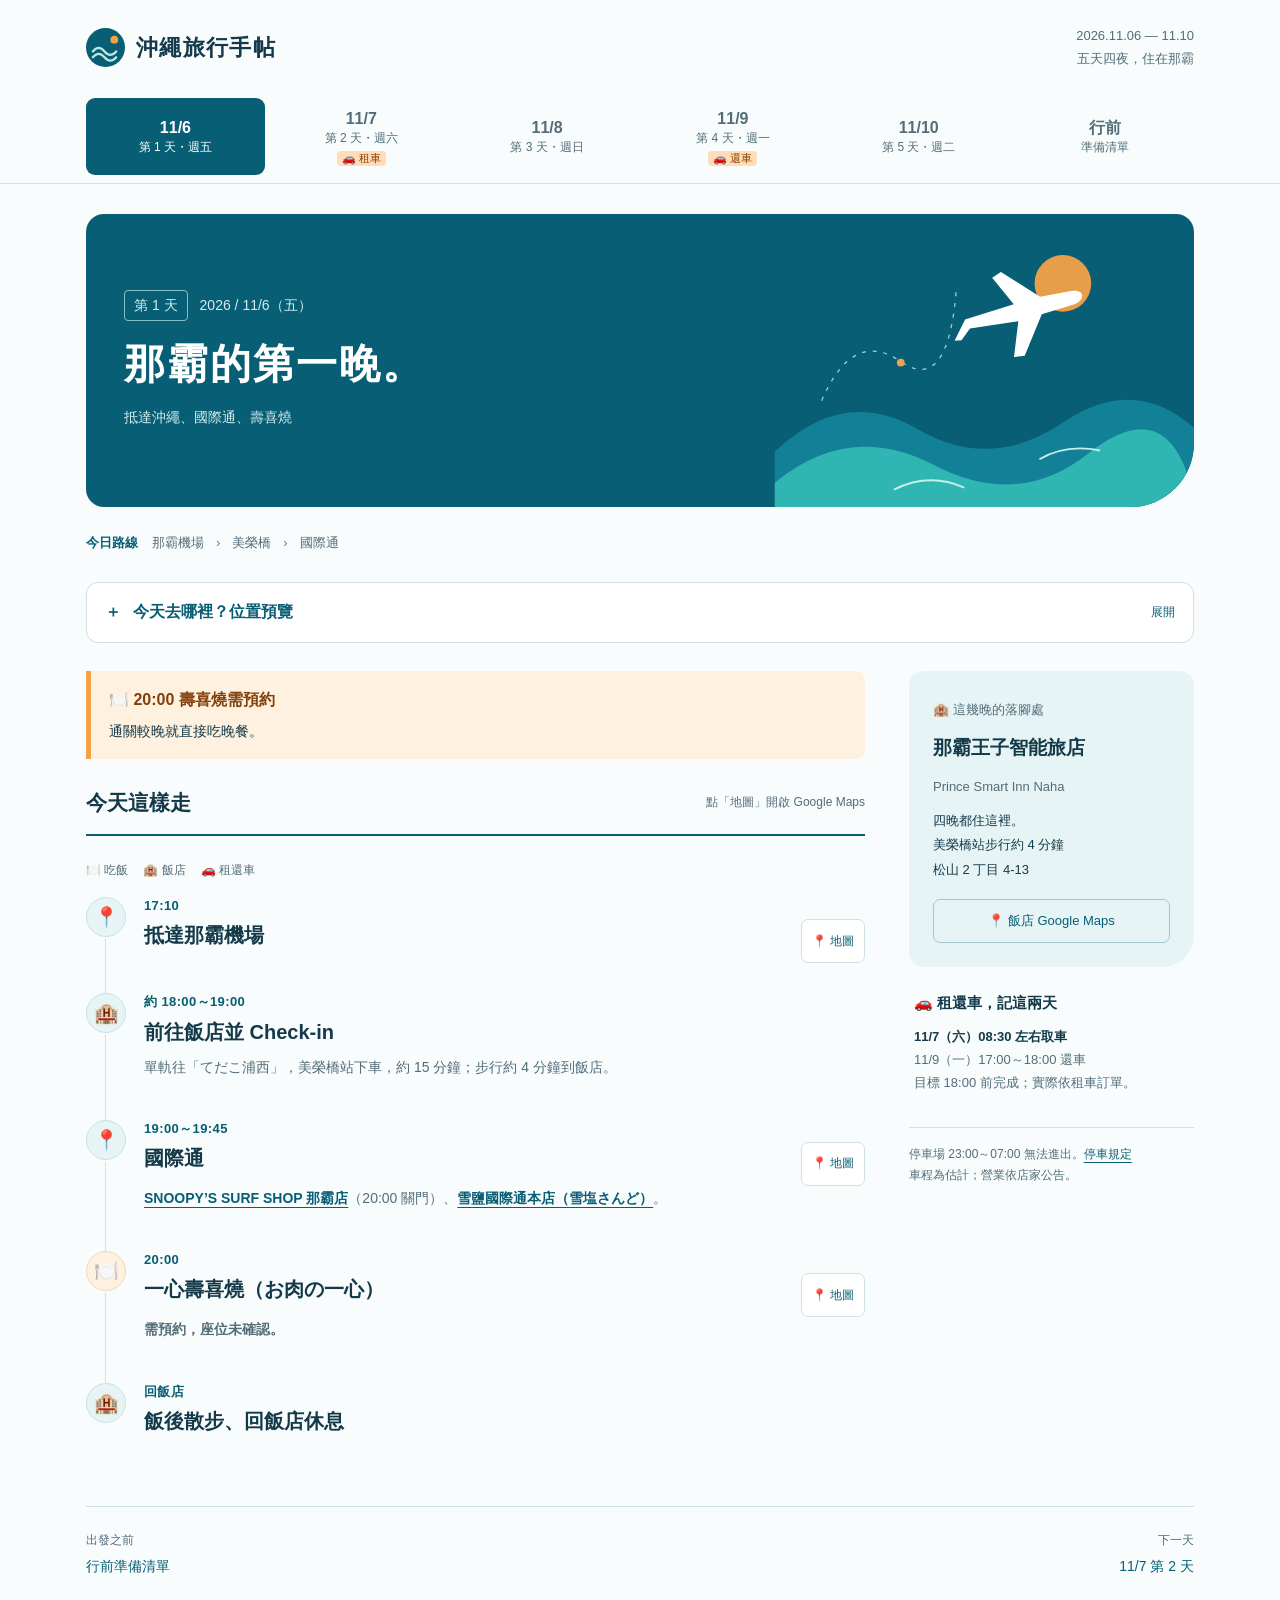
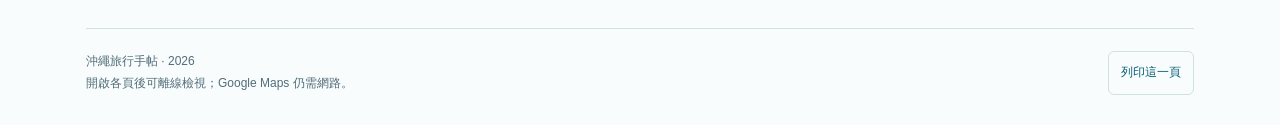
<file: index.html>
<!doctype html>
<html lang="zh-TW"><head><meta charset="utf-8"><meta name="viewport" content="width=device-width,initial-scale=1,viewport-fit=cover"><meta name="theme-color" content="#075e75"><meta name="description" content="2026 年 11 月 6 日至 10 日沖繩五天四夜行程，包含 Google Maps、租還車提醒與行前準備清單。"><title>11/6 第 1 天｜沖繩旅行手帖</title><link rel="icon" href="./icon.svg" type="image/svg+xml"><link rel="apple-touch-icon" href="./icon.svg"><link rel="manifest" href="./manifest.webmanifest"><link rel="stylesheet" href="./style.css?v=6"><script defer src="./app.js"></script></head><body><a class="skip" href="#main">跳到主要內容</a><header class="shell masthead"><a class="brand" href="./index.html"><svg viewBox="0 0 40 40" aria-hidden="true"><circle cx="20" cy="20" r="20" fill="#075e75"/><circle cx="29" cy="12" r="4" fill="#f5a146"/><path d="M7 24q6-7 12 0t12 0M7 30q6-7 12 0t12 0" fill="none" stroke="#bde8e4" stroke-width="2.3" stroke-linecap="round"/></svg><strong>沖繩旅行手帖</strong></a><div class="trip-date"><span>2026.11.06 — 11.10</span><span>五天四夜，住在那霸</span></div></header><div class="day-nav-wrap"><nav class="shell day-nav" aria-label="選擇日期或行前準備"><a href="./index.html" aria-current="page"><span class="num">11/6</span><small>第 1 天・週五</small></a><a href="./day-2.html"><span class="num">11/7</span><small>第 2 天・週六</small><span class="car-dot">🚗 租車</span></a><a href="./day-3.html"><span class="num">11/8</span><small>第 3 天・週日</small></a><a href="./day-4.html"><span class="num">11/9</span><small>第 4 天・週一</small><span class="car-dot">🚗 還車</span></a><a href="./day-5.html"><span class="num">11/10</span><small>第 5 天・週二</small></a><a href="./prepare.html"><span class="num">行前</span><small>準備清單</small></a></nav></div><main id="main" class="shell"><section class="hero"><div class="hero-copy"><div class="hero-date"><b>第 1 天</b><span>2026 / 11/6（五）</span></div><h1>那霸的第一晚。</h1><p>抵達沖繩、國際通、壽喜燒</p></div><svg class="hero-art" viewBox="0 0 350 300" aria-hidden="true"><circle cx="275" cy="67" r="29" fill="#f5a146" opacity=".95"/><path d="M-20 239Q51 172 126 216T276 209T416 221V330H-20" fill="#128197"/><path d="M-20 271Q57 208 143 253T301 241T401 258V330H-20" fill="#30b6b2"/><path d="M28 187q32-74 81-40t57-76" fill="none" stroke="#9bd3d4" stroke-width="1.3" stroke-dasharray="4 7"/><circle cx="109" cy="148" r="4" fill="#f5a146"/><path d="M174 94l52-5-16-31 10-4 34 33 32 1c14 0 14 12 0 14l-34 3-26 38-11-1 12-35-50-3-11 10-7-1z" fill="#fff" transform="rotate(-12 222 95)"/><path d="M102 278q36-18 72-2m77-29q27-16 62-9" stroke="#c5eee8" fill="none" stroke-width="2"/></svg></section><div class="route" aria-label="今日路線"><span class="route-label">今日路線</span><span>那霸機場</span><i aria-hidden="true">›</i><span>美榮橋</span><i aria-hidden="true">›</i><span>國際通</span></div><details class="position-preview"><summary>今天去哪裡？位置預覽<span>展開</span></summary><div class="position-content"><p class="position-caption">上北下南，不按比例；虛線為停靠順序，非實際道路。</p><div class="position-layout"><svg class="position-map" viewBox="0 0 460 410" role="img" aria-label="北朝上的概略方位示意，地點編號對照下方清單"><title>當天地點相對位置</title><rect width="460" height="410" rx="12" fill="#e7f4f5"/><path d="M40 100H420M40 200H420M40 300H420M100 40V370M230 40V370M360 40V370" stroke="#cfe1e5" stroke-dasharray="3 7"/><path d="M425 78V40m-7 10 7-10 7 10" fill="none" stroke="#075e75" stroke-width="2"/><text x="425" y="29" text-anchor="middle" fill="#075e75" font-size="14">北 N</text><text x="295" y="40" text-anchor="middle" class="position-area">那霸市區</text><text x="65" y="370" text-anchor="middle" class="position-area">機場側</text><polyline points="90,290 255,85 365,150 205,190 255,85" fill="none" stroke="#679ca8" stroke-width="2" stroke-dasharray="6 6"/><a href="https://www.google.com/maps/search/?api=1&amp;query=%E9%82%A3%E8%A6%87%E7%A9%BA%E6%B8%AF" target="_blank" rel="noopener noreferrer" aria-label="1 那霸機場，開啟 Google Maps"><title>1 那霸機場</title><circle cx="90" cy="290" r="23" fill="#075e75" stroke="white" stroke-width="3"/><text x="90" y="296" text-anchor="middle" fill="white" font-size="18" font-weight="700">1</text></a><a href="https://www.google.com/maps/search/?api=1&amp;query=Prince%20Smart%20Inn%20Naha" target="_blank" rel="noopener noreferrer" aria-label="2 飯店，開啟 Google Maps"><title>2 飯店</title><circle cx="255" cy="85" r="23" fill="#075e75" stroke="white" stroke-width="3"/><text x="255" y="91" text-anchor="middle" fill="white" font-size="18" font-weight="700">2</text></a><a href="https://www.google.com/maps/search/?api=1&amp;query=%E9%82%A3%E8%A6%87%20%E5%9B%BD%E9%9A%9B%E9%80%9A%E3%82%8A" target="_blank" rel="noopener noreferrer" aria-label="3 國際通，開啟 Google Maps"><title>3 國際通</title><circle cx="365" cy="150" r="23" fill="#075e75" stroke="white" stroke-width="3"/><text x="365" y="156" text-anchor="middle" fill="white" font-size="18" font-weight="700">3</text></a><a href="https://www.google.com/maps/search/?api=1&amp;query=%E3%81%8A%E8%82%89%E3%81%AE%E4%B8%80%E5%BF%83%20%E9%82%A3%E8%A6%87%20%E4%B9%85%E8%8C%82%E5%9C%B01-5-1" target="_blank" rel="noopener noreferrer" aria-label="4 一心壽喜燒，開啟 Google Maps"><title>4 一心壽喜燒</title><circle cx="205" cy="190" r="23" fill="#075e75" stroke="white" stroke-width="3"/><text x="205" y="196" text-anchor="middle" fill="white" font-size="18" font-weight="700">4</text></a></svg><ol class="position-list"><li><a href="https://www.google.com/maps/search/?api=1&amp;query=%E9%82%A3%E8%A6%87%E7%A9%BA%E6%B8%AF" target="_blank" rel="noopener noreferrer"><span aria-hidden="true">1</span>那霸機場<small>開啟地圖</small></a></li><li><a href="https://www.google.com/maps/search/?api=1&amp;query=Prince%20Smart%20Inn%20Naha" target="_blank" rel="noopener noreferrer"><span aria-hidden="true">2</span>飯店<small>開啟地圖</small></a></li><li><a href="https://www.google.com/maps/search/?api=1&amp;query=%E9%82%A3%E8%A6%87%20%E5%9B%BD%E9%9A%9B%E9%80%9A%E3%82%8A" target="_blank" rel="noopener noreferrer"><span aria-hidden="true">3</span>國際通<small>開啟地圖</small></a></li><li><a href="https://www.google.com/maps/search/?api=1&amp;query=%E3%81%8A%E8%82%89%E3%81%AE%E4%B8%80%E5%BF%83%20%E9%82%A3%E8%A6%87%20%E4%B9%85%E8%8C%82%E5%9C%B01-5-1" target="_blank" rel="noopener noreferrer"><span aria-hidden="true">4</span>一心壽喜燒<small>開啟地圖</small></a></li></ol></div><p class="position-footnote">點編號或名稱開啟 Google Maps。</p></div></details><div class="main-grid"><div><div class="notice"><strong>🍽️ 20:00 壽喜燒需預約</strong><p>通關較晚就直接吃晚餐。</p></div><div class="section-heading"><h2>今天這樣走</h2><span>點「地圖」開啟 Google Maps</span></div><div class="legend"><span>🍽️ 吃飯</span><span>🏨 飯店</span><span>🚗 租還車</span></div><ol class="timeline"><li class="stop place"><span class="stop-icon" aria-hidden="true">📍</span><div class="stop-time">17:10</div><div class="stop-title-row"><h3>抵達那霸機場</h3><a class="map-button" href="https://www.google.com/maps/search/?api=1&amp;query=%E9%82%A3%E8%A6%87%E7%A9%BA%E6%B8%AF%20%E6%B2%96%E7%B8%84%E7%9C%8C%E9%82%A3%E8%A6%87%E5%B8%82%E9%8F%A1%E6%B0%B4150" target="_blank" rel="noopener noreferrer" aria-label="抵達那霸機場，開啟 Google Maps">📍 地圖</a></div><div class="stop-body"></div></li><li class="stop hotel"><span class="stop-icon" aria-hidden="true">🏨</span><div class="stop-time">約 18:00～19:00</div><div class="stop-title-row"><h3>前往飯店並 Check-in</h3></div><div class="stop-body"><p>單軌往「てだこ浦西」，美榮橋站下車，約 15 分鐘；步行約 4 分鐘到飯店。</p></div></li><li class="stop place"><span class="stop-icon" aria-hidden="true">📍</span><div class="stop-time">19:00～19:45</div><div class="stop-title-row"><h3>國際通</h3><a class="map-button" href="https://www.google.com/maps/search/?api=1&amp;query=%E9%82%A3%E8%A6%87%20%E5%9B%BD%E9%9A%9B%E9%80%9A%E3%82%8A" target="_blank" rel="noopener noreferrer" aria-label="國際通，開啟 Google Maps">📍 地圖</a></div><div class="stop-body"><p><a href="https://www.google.com/maps/search/?api=1&amp;query=SNOOPY%27S%20SURF%20SHOP%20%E9%82%A3%E8%A6%87%E5%BA%97%20%E6%B2%96%E7%B8%84%E7%9C%8C%E9%82%A3%E8%A6%87%E5%B8%82%E6%9D%BE%E5%B0%BE2-3-13" target="_blank" rel="noopener noreferrer">SNOOPY’S SURF SHOP 那霸店<span class="sr-only"></span></a>（20:00 關門）、<a href="https://www.google.com/maps/search/?api=1&amp;query=%E9%9B%AA%E5%A1%A9%E3%81%95%E3%82%93%E3%81%A9%E5%9B%BD%E9%9A%9B%E9%80%9A%E3%82%8A%E6%9C%AC%E5%BA%97%20%E6%B2%96%E7%B8%84%E7%9C%8C%E9%82%A3%E8%A6%87%E5%B8%82%E4%B9%85%E8%8C%82%E5%9C%B03-1-1" target="_blank" rel="noopener noreferrer">雪鹽國際通本店（雪塩さんど）<span class="sr-only"></span></a>。</p></div></li><li class="stop meal"><span class="stop-icon" aria-hidden="true">🍽️</span><div class="stop-time">20:00</div><div class="stop-title-row"><h3>一心壽喜燒（お肉の一心）</h3><a class="map-button" href="https://www.google.com/maps/search/?api=1&amp;query=%E3%81%8A%E8%82%89%E3%81%AE%E4%B8%80%E5%BF%83%20%E6%B2%96%E7%B8%84%E7%9C%8C%E9%82%A3%E8%A6%87%E5%B8%82%E4%B9%85%E8%8C%82%E5%9C%B01-5-1" target="_blank" rel="noopener noreferrer" aria-label="一心壽喜燒（お肉の一心），開啟 Google Maps">📍 地圖</a></div><div class="stop-body"><p><strong>需預約，座位未確認。</strong></p></div></li><li class="stop hotel"><span class="stop-icon" aria-hidden="true">🏨</span><div class="stop-time">回飯店</div><div class="stop-title-row"><h3>飯後散步、回飯店休息</h3></div><div class="stop-body"></div></li></ol></div><aside class="aside" aria-label="住宿與租車資訊"><section class="stay-panel"><span class="mini">🏨 這幾晚的落腳處</span><h2>那霸王子智能旅店</h2><span class="mini" lang="en">Prince Smart Inn Naha</span><p>四晚都住這裡。<br>美榮橋站步行約 4 分鐘<br>松山 2 丁目 4-13</p><a class="map-button" target="_blank" rel="noopener noreferrer" href="https://www.google.com/maps/search/?api=1&amp;query=Prince%20Smart%20Inn%20Naha%20%E6%B2%96%E7%B8%84%E7%9C%8C%E9%82%A3%E8%A6%87%E5%B8%82%E6%9D%BE%E5%B1%B12%E4%B8%81%E7%9B%AE4-13">📍 飯店 Google Maps</a></section><section class="transport"><h2>🚗 租還車，記這兩天</h2><p><strong>11/7（六）08:30 左右取車</strong><br>11/9（一）17:00～18:00 還車<br>目標 18:00 前完成；實際依租車訂單。</p></section><p class="hint">停車場 23:00～07:00 無法進出。<a href="https://www.princehotels.co.jp/psi/naha/faq/" target="_blank" rel="noopener noreferrer">停車規定</a><br>車程為估計；營業依店家公告。</p></aside></div><nav class="pagination" aria-label="前後頁面"><a href="./prepare.html"><small>出發之前</small>行前準備清單</a><a href="./day-2.html"><small>下一天</small>11/7 第 2 天</a></nav><footer class="footer"><span>沖繩旅行手帖 · 2026<br>開啟各頁後可離線檢視；Google Maps 仍需網路。</span><button class="print-button" data-print hidden>列印這一頁</button></footer></main></body></html>
</file>
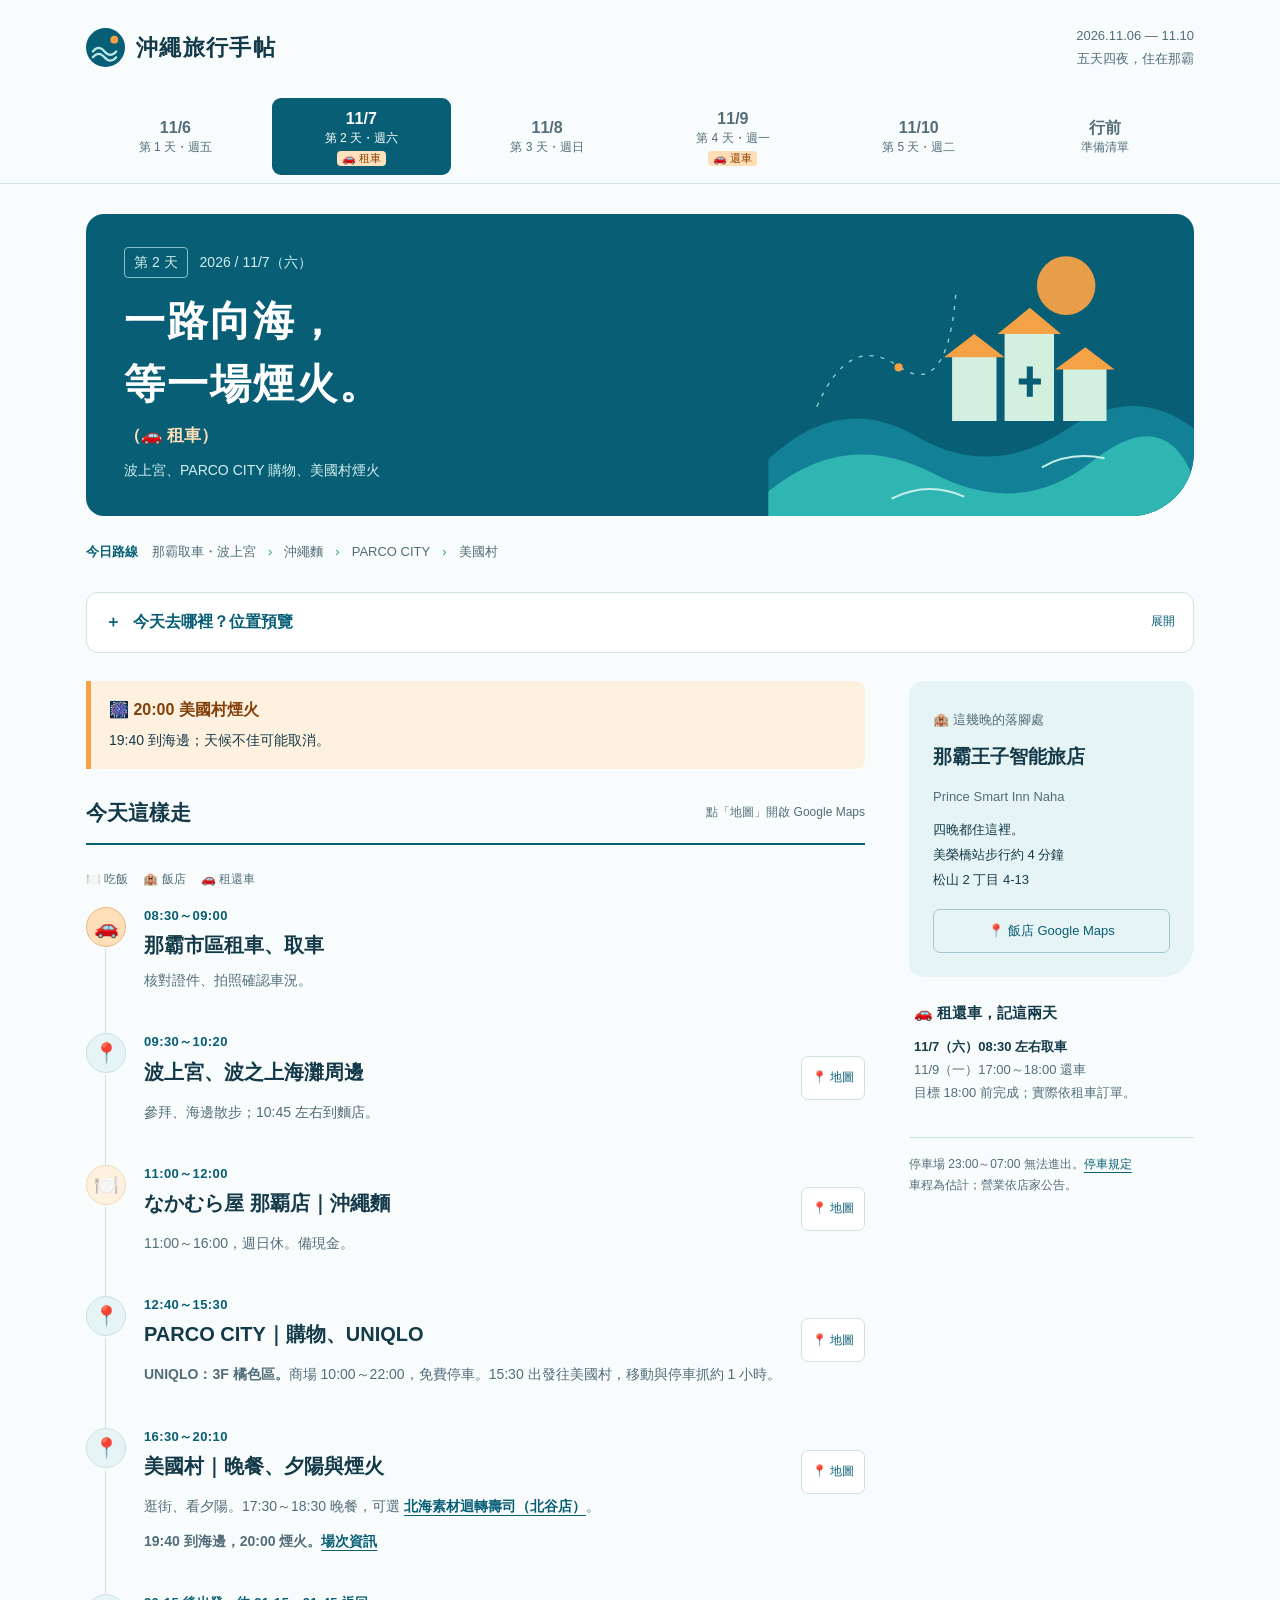
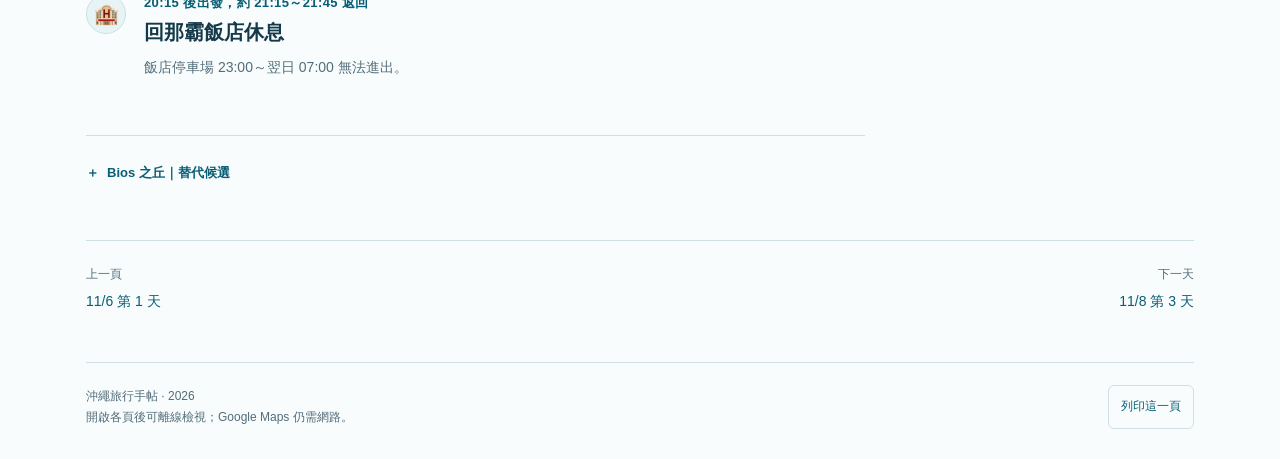
<file: day-2.html>
<!doctype html>
<html lang="zh-TW"><head><meta charset="utf-8"><meta name="viewport" content="width=device-width,initial-scale=1,viewport-fit=cover"><meta name="theme-color" content="#075e75"><meta name="description" content="2026 年 11 月 6 日至 10 日沖繩五天四夜行程，包含 Google Maps、租還車提醒與行前準備清單。"><title>11/7 第 2 天｜沖繩旅行手帖</title><link rel="icon" href="./icon.svg" type="image/svg+xml"><link rel="apple-touch-icon" href="./icon.svg"><link rel="manifest" href="./manifest.webmanifest"><link rel="stylesheet" href="./style.css?v=6"><script defer src="./app.js"></script></head><body><a class="skip" href="#main">跳到主要內容</a><header class="shell masthead"><a class="brand" href="./index.html"><svg viewBox="0 0 40 40" aria-hidden="true"><circle cx="20" cy="20" r="20" fill="#075e75"/><circle cx="29" cy="12" r="4" fill="#f5a146"/><path d="M7 24q6-7 12 0t12 0M7 30q6-7 12 0t12 0" fill="none" stroke="#bde8e4" stroke-width="2.3" stroke-linecap="round"/></svg><strong>沖繩旅行手帖</strong></a><div class="trip-date"><span>2026.11.06 — 11.10</span><span>五天四夜，住在那霸</span></div></header><div class="day-nav-wrap"><nav class="shell day-nav" aria-label="選擇日期或行前準備"><a href="./index.html"><span class="num">11/6</span><small>第 1 天・週五</small></a><a href="./day-2.html" aria-current="page"><span class="num">11/7</span><small>第 2 天・週六</small><span class="car-dot">🚗 租車</span></a><a href="./day-3.html"><span class="num">11/8</span><small>第 3 天・週日</small></a><a href="./day-4.html"><span class="num">11/9</span><small>第 4 天・週一</small><span class="car-dot">🚗 還車</span></a><a href="./day-5.html"><span class="num">11/10</span><small>第 5 天・週二</small></a><a href="./prepare.html"><span class="num">行前</span><small>準備清單</small></a></nav></div><main id="main" class="shell"><section class="hero"><div class="hero-copy"><div class="hero-date"><b>第 2 天</b><span>2026 / 11/7（六）</span></div><h1>一路向海，<br>等一場煙火。<span class="return-tag">（🚗 租車）</span></h1><p>波上宮、PARCO CITY 購物、美國村煙火</p></div><svg class="hero-art" viewBox="0 0 350 300" aria-hidden="true"><circle cx="275" cy="67" r="29" fill="#f5a146" opacity=".95"/><path d="M-20 239Q51 172 126 216T276 209T416 221V330H-20" fill="#128197"/><path d="M-20 271Q57 208 143 253T301 241T401 258V330H-20" fill="#30b6b2"/><path d="M28 187q32-74 81-40t57-76" fill="none" stroke="#9bd3d4" stroke-width="1.3" stroke-dasharray="4 7"/><circle cx="109" cy="148" r="4" fill="#f5a146"/><g fill="#d3efdf"><path d="M162 136h44v65h-44zM214 113h49v88h-49zM272 148h43v53h-43z"/><path d="M154 138l30-23 30 23M207 115l32-26 31 26M264 150l30-22 29 22" fill="#f5a146"/></g><path d="M239 147v30m-11-15h22" stroke="#075e75" stroke-width="6"/><path d="M102 278q36-18 72-2m77-29q27-16 62-9" stroke="#c5eee8" fill="none" stroke-width="2"/></svg></section><div class="route" aria-label="今日路線"><span class="route-label">今日路線</span><span>那霸取車・波上宮</span><i aria-hidden="true">›</i><span>沖繩麵</span><i aria-hidden="true">›</i><span>PARCO CITY</span><i aria-hidden="true">›</i><span>美國村</span></div><details class="position-preview"><summary>今天去哪裡？位置預覽<span>展開</span></summary><div class="position-content"><p class="position-caption">上北下南，不按比例；虛線為停靠順序，非實際道路。</p><div class="position-layout"><svg class="position-map" viewBox="0 0 460 410" role="img" aria-label="北朝上的概略方位示意，地點編號對照下方清單"><title>當天地點相對位置</title><rect width="460" height="410" rx="12" fill="#e7f4f5"/><path d="M40 100H420M40 200H420M40 300H420M100 40V370M230 40V370M360 40V370" stroke="#cfe1e5" stroke-dasharray="3 7"/><path d="M425 78V40m-7 10 7-10 7 10" fill="none" stroke="#075e75" stroke-width="2"/><text x="425" y="29" text-anchor="middle" fill="#075e75" font-size="14">北 N</text><text x="390" y="30" text-anchor="middle" class="position-area">北谷</text><text x="310" y="130" text-anchor="middle" class="position-area">浦添</text><text x="170" y="375" text-anchor="middle" class="position-area">那霸</text><polyline points="145,300 65,240 75,310 275,170 365,70 145,300" fill="none" stroke="#679ca8" stroke-width="2" stroke-dasharray="6 6"/><a href="https://www.google.com/maps/search/?api=1&amp;query=Prince%20Smart%20Inn%20Naha" target="_blank" rel="noopener noreferrer" aria-label="1 飯店，開啟 Google Maps"><title>1 飯店</title><circle cx="145" cy="300" r="23" fill="#075e75" stroke="white" stroke-width="3"/><text x="145" y="306" text-anchor="middle" fill="white" font-size="18" font-weight="700">1</text></a><a href="https://www.google.com/maps/search/?api=1&amp;query=%E6%B3%A2%E4%B8%8A%E5%AE%AE" target="_blank" rel="noopener noreferrer" aria-label="2 波上宮，開啟 Google Maps"><title>2 波上宮</title><circle cx="65" cy="240" r="23" fill="#075e75" stroke="white" stroke-width="3"/><text x="65" y="246" text-anchor="middle" fill="white" font-size="18" font-weight="700">2</text></a><a href="https://www.google.com/maps/search/?api=1&amp;query=%E3%81%AA%E3%81%8B%E3%82%80%E3%82%89%E5%B1%8B%20%E9%82%A3%E8%A6%87%E5%BA%97%20%E8%BE%BB2-28-3" target="_blank" rel="noopener noreferrer" aria-label="3 なかむら屋，開啟 Google Maps"><title>3 なかむら屋</title><circle cx="75" cy="310" r="23" fill="#075e75" stroke="white" stroke-width="3"/><text x="75" y="316" text-anchor="middle" fill="white" font-size="18" font-weight="700">3</text></a><a href="https://www.google.com/maps/search/?api=1&amp;query=%E3%82%B5%E3%83%B3%E3%82%A8%E3%83%BC%E6%B5%A6%E6%B7%BB%E8%A5%BF%E6%B5%B7%E5%B2%B8%20PARCO%20CITY" target="_blank" rel="noopener noreferrer" aria-label="4 PARCO CITY，開啟 Google Maps"><title>4 PARCO CITY</title><circle cx="275" cy="170" r="23" fill="#075e75" stroke="white" stroke-width="3"/><text x="275" y="176" text-anchor="middle" fill="white" font-size="18" font-weight="700">4</text></a><a href="https://www.google.com/maps/search/?api=1&amp;query=%E3%82%A2%E3%83%A1%E3%83%AA%E3%82%AB%E3%83%B3%E3%83%93%E3%83%AC%E3%83%83%E3%82%B8%20%E6%B2%96%E7%B8%84" target="_blank" rel="noopener noreferrer" aria-label="5 美國村，開啟 Google Maps"><title>5 美國村</title><circle cx="365" cy="70" r="23" fill="#075e75" stroke="white" stroke-width="3"/><text x="365" y="76" text-anchor="middle" fill="white" font-size="18" font-weight="700">5</text></a></svg><ol class="position-list"><li><a href="https://www.google.com/maps/search/?api=1&amp;query=Prince%20Smart%20Inn%20Naha" target="_blank" rel="noopener noreferrer"><span aria-hidden="true">1</span>飯店<small>開啟地圖</small></a></li><li><a href="https://www.google.com/maps/search/?api=1&amp;query=%E6%B3%A2%E4%B8%8A%E5%AE%AE" target="_blank" rel="noopener noreferrer"><span aria-hidden="true">2</span>波上宮<small>開啟地圖</small></a></li><li><a href="https://www.google.com/maps/search/?api=1&amp;query=%E3%81%AA%E3%81%8B%E3%82%80%E3%82%89%E5%B1%8B%20%E9%82%A3%E8%A6%87%E5%BA%97%20%E8%BE%BB2-28-3" target="_blank" rel="noopener noreferrer"><span aria-hidden="true">3</span>なかむら屋<small>開啟地圖</small></a></li><li><a href="https://www.google.com/maps/search/?api=1&amp;query=%E3%82%B5%E3%83%B3%E3%82%A8%E3%83%BC%E6%B5%A6%E6%B7%BB%E8%A5%BF%E6%B5%B7%E5%B2%B8%20PARCO%20CITY" target="_blank" rel="noopener noreferrer"><span aria-hidden="true">4</span>PARCO CITY<small>開啟地圖</small></a></li><li><a href="https://www.google.com/maps/search/?api=1&amp;query=%E3%82%A2%E3%83%A1%E3%83%AA%E3%82%AB%E3%83%B3%E3%83%93%E3%83%AC%E3%83%83%E3%82%B8%20%E6%B2%96%E7%B8%84" target="_blank" rel="noopener noreferrer"><span aria-hidden="true">5</span>美國村<small>開啟地圖</small></a></li></ol></div><p class="position-footnote">點編號或名稱開啟 Google Maps。</p></div></details><div class="main-grid"><div><div class="notice"><strong>🎆 20:00 美國村煙火</strong><p>19:40 到海邊；天候不佳可能取消。</p></div><div class="section-heading"><h2>今天這樣走</h2><span>點「地圖」開啟 Google Maps</span></div><div class="legend"><span>🍽️ 吃飯</span><span>🏨 飯店</span><span>🚗 租還車</span></div><ol class="timeline"><li class="stop car"><span class="stop-icon" aria-hidden="true">🚗</span><div class="stop-time">08:30～09:00</div><div class="stop-title-row"><h3>那霸市區租車、取車</h3></div><div class="stop-body"><p>核對證件、拍照確認車況。</p></div></li><li class="stop place"><span class="stop-icon" aria-hidden="true">📍</span><div class="stop-time">09:30～10:20</div><div class="stop-title-row"><h3>波上宮、波之上海灘周邊</h3><a class="map-button" href="https://www.google.com/maps/search/?api=1&amp;query=%E6%B3%A2%E4%B8%8A%E5%AE%AE%20%E6%B2%96%E7%B8%84%E7%9C%8C%E9%82%A3%E8%A6%87%E5%B8%82%E8%8B%A5%E7%8B%AD1-25-11" target="_blank" rel="noopener noreferrer" aria-label="波上宮、波之上海灘周邊，開啟 Google Maps">📍 地圖</a></div><div class="stop-body"><p>參拜、海邊散步；10:45 左右到麵店。</p></div></li><li class="stop meal"><span class="stop-icon" aria-hidden="true">🍽️</span><div class="stop-time">11:00～12:00</div><div class="stop-title-row"><h3>なかむら屋 那覇店｜沖繩麵</h3><a class="map-button" href="https://www.google.com/maps/search/?api=1&amp;query=%E3%81%AA%E3%81%8B%E3%82%80%E3%82%89%E5%B1%8B%20%E9%82%A3%E8%A6%87%E5%BA%97%20%E6%B2%96%E7%B8%84%E7%9C%8C%E9%82%A3%E8%A6%87%E5%B8%82%E8%BE%BB2-28-3" target="_blank" rel="noopener noreferrer" aria-label="なかむら屋 那覇店｜沖繩麵，開啟 Google Maps">📍 地圖</a></div><div class="stop-body"><p>11:00～16:00，週日休。備現金。</p></div></li><li class="stop place"><span class="stop-icon" aria-hidden="true">📍</span><div class="stop-time">12:40～15:30</div><div class="stop-title-row"><h3>PARCO CITY｜購物、UNIQLO</h3><a class="map-button" href="https://www.google.com/maps/search/?api=1&amp;query=%E3%82%B5%E3%83%B3%E3%82%A8%E3%83%BC%E6%B5%A6%E6%B7%BB%E8%A5%BF%E6%B5%B7%E5%B2%B8%20PARCO%20CITY%20%E6%B2%96%E7%B8%84%E7%9C%8C%E6%B5%A6%E6%B7%BB%E5%B8%82%E8%A5%BF%E6%B4%B23-1-1" target="_blank" rel="noopener noreferrer" aria-label="PARCO CITY｜購物、UNIQLO，開啟 Google Maps">📍 地圖</a></div><div class="stop-body"><p><strong>UNIQLO：3F 橘色區。</strong>商場 10:00～22:00，免費停車。15:30 出發往美國村，移動與停車抓約 1 小時。</p></div></li><li class="stop place"><span class="stop-icon" aria-hidden="true">📍</span><div class="stop-time">16:30～20:10</div><div class="stop-title-row"><h3>美國村｜晚餐、夕陽與煙火</h3><a class="map-button" href="https://www.google.com/maps/search/?api=1&amp;query=%E3%82%A2%E3%83%A1%E3%83%AA%E3%82%AB%E3%83%B3%E3%83%93%E3%83%AC%E3%83%83%E3%82%B8%20%E6%B2%96%E7%B8%84%E7%9C%8C%E4%B8%AD%E9%A0%AD%E9%83%A1%E5%8C%97%E8%B0%B7%E7%94%BA%E7%BE%8E%E6%B5%9C" target="_blank" rel="noopener noreferrer" aria-label="美國村｜晚餐、夕陽與煙火，開啟 Google Maps">📍 地圖</a></div><div class="stop-body"><p>逛街、看夕陽。17:30～18:30 晚餐，可選 <a href="https://www.google.com/maps/search/?api=1&amp;query=%E5%9B%9E%E8%BB%A2%E5%AF%BF%E5%8F%B8%20%E5%8C%97%E6%B5%B7%E7%B4%A0%E6%9D%90%20%E5%8C%97%E8%B0%B7%E5%BA%97%20%E3%83%AC%E3%82%AF%E3%83%BC%E6%B2%96%E7%B8%84%E5%8C%97%E8%B0%B7%E3%82%B9%E3%83%91%E3%83%AA%E3%82%BE%E3%83%BC%E3%83%88" target="_blank" rel="noopener noreferrer">北海素材迴轉壽司（北谷店）</a>。</p><p><strong>19:40 到海邊，20:00 煙火。</strong><a href="https://www.depot-island.co.jp/１１月北谷花火スケジュール/" target="_blank" rel="noopener noreferrer">場次資訊</a></p></div></li><li class="stop hotel"><span class="stop-icon" aria-hidden="true">🏨</span><div class="stop-time">20:15 後出發，約 21:15～21:45 返回</div><div class="stop-title-row"><h3>回那霸飯店休息</h3></div><div class="stop-body"><p>飯店停車場 23:00～翌日 07:00 無法進出。</p></div></li></ol><details class="candidates"><summary>Bios 之丘｜替代候選</summary><p>與 PARCO 擇一；約 13:30～15:30。最晚入園 16:15，17:30 閉園。<a href="https://www.bios-hill.co.jp/price/" target="_blank" rel="noopener noreferrer">園區資訊</a></p></details></div><aside class="aside" aria-label="住宿與租車資訊"><section class="stay-panel"><span class="mini">🏨 這幾晚的落腳處</span><h2>那霸王子智能旅店</h2><span class="mini" lang="en">Prince Smart Inn Naha</span><p>四晚都住這裡。<br>美榮橋站步行約 4 分鐘<br>松山 2 丁目 4-13</p><a class="map-button" target="_blank" rel="noopener noreferrer" href="https://www.google.com/maps/search/?api=1&amp;query=Prince%20Smart%20Inn%20Naha%20%E6%B2%96%E7%B8%84%E7%9C%8C%E9%82%A3%E8%A6%87%E5%B8%82%E6%9D%BE%E5%B1%B12%E4%B8%81%E7%9B%AE4-13">📍 飯店 Google Maps</a></section><section class="transport"><h2>🚗 租還車，記這兩天</h2><p><strong>11/7（六）08:30 左右取車</strong><br>11/9（一）17:00～18:00 還車<br>目標 18:00 前完成；實際依租車訂單。</p></section><p class="hint">停車場 23:00～07:00 無法進出。<a href="https://www.princehotels.co.jp/psi/naha/faq/" target="_blank" rel="noopener noreferrer">停車規定</a><br>車程為估計；營業依店家公告。</p></aside></div><nav class="pagination" aria-label="前後頁面"><a href="./index.html"><small>上一頁</small>11/6 第 1 天</a><a href="./day-3.html"><small>下一天</small>11/8 第 3 天</a></nav><footer class="footer"><span>沖繩旅行手帖 · 2026<br>開啟各頁後可離線檢視；Google Maps 仍需網路。</span><button class="print-button" data-print hidden>列印這一頁</button></footer></main></body></html>
</file>
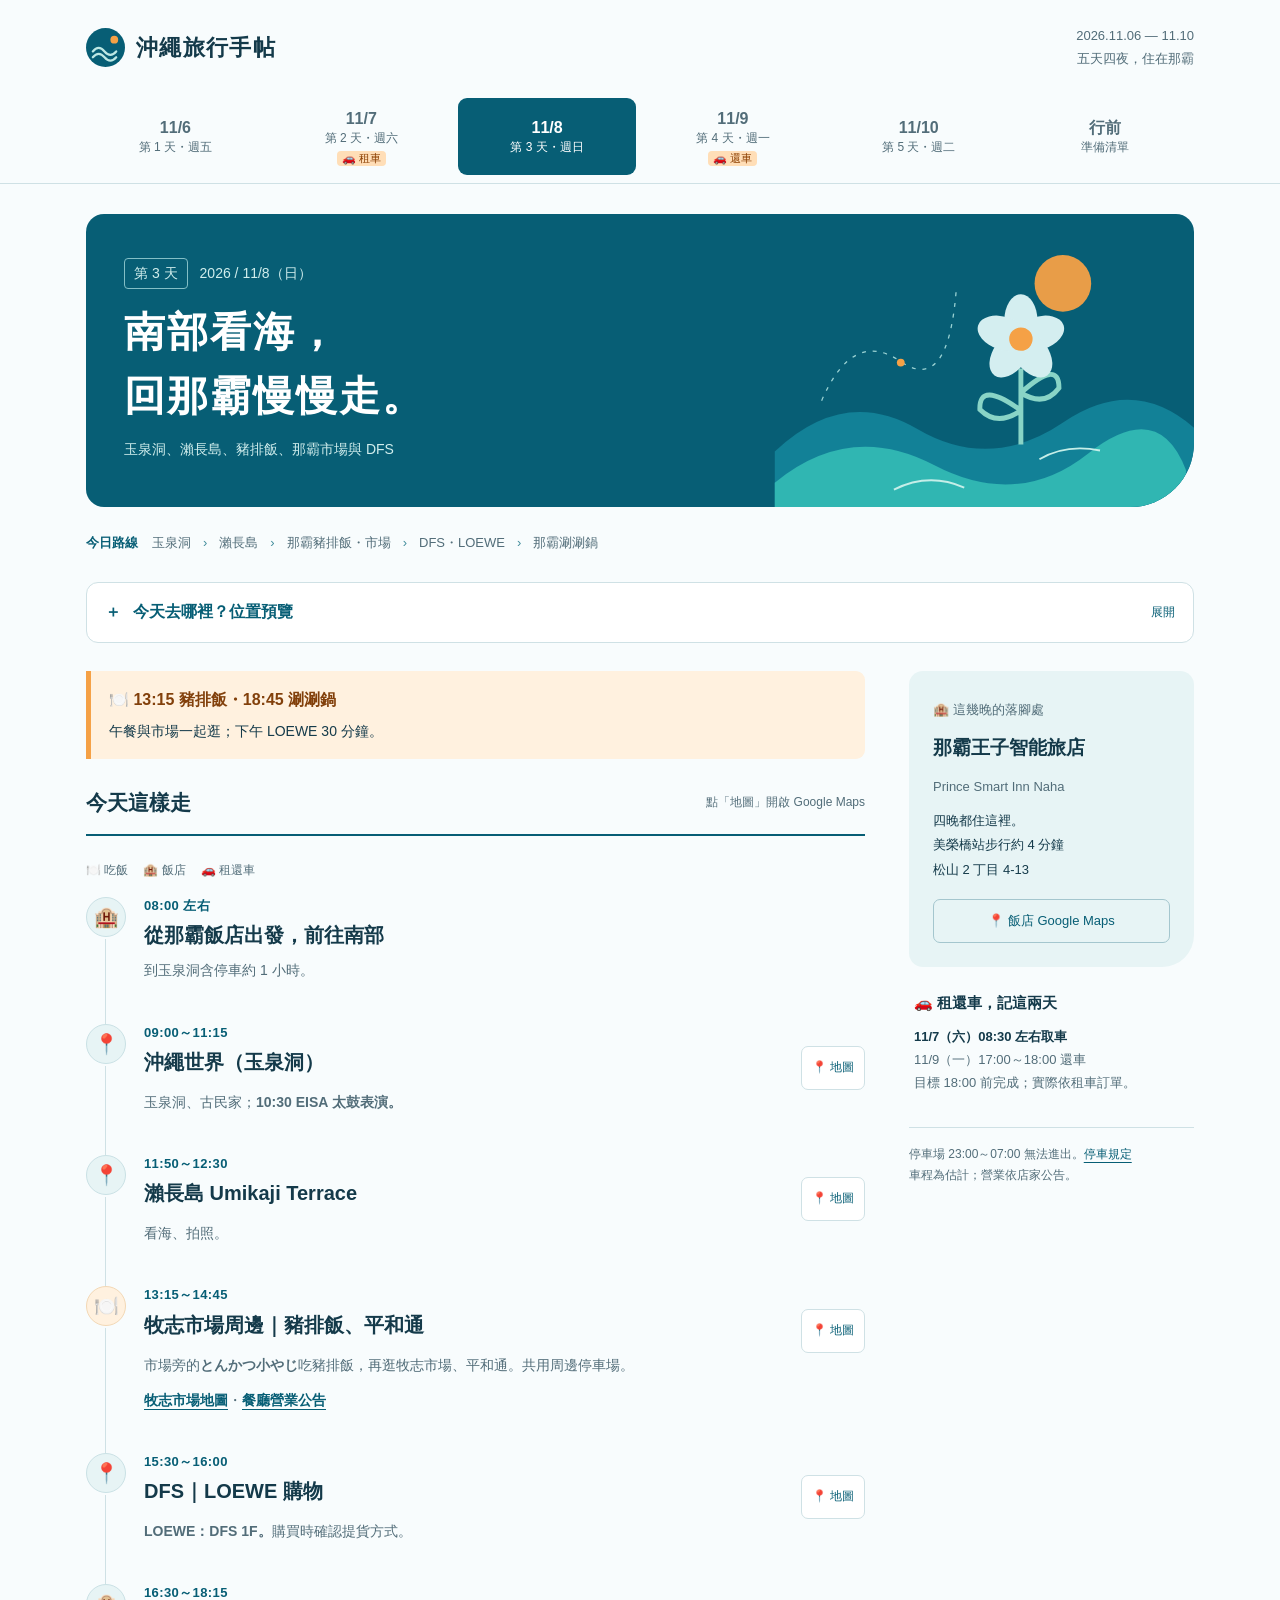
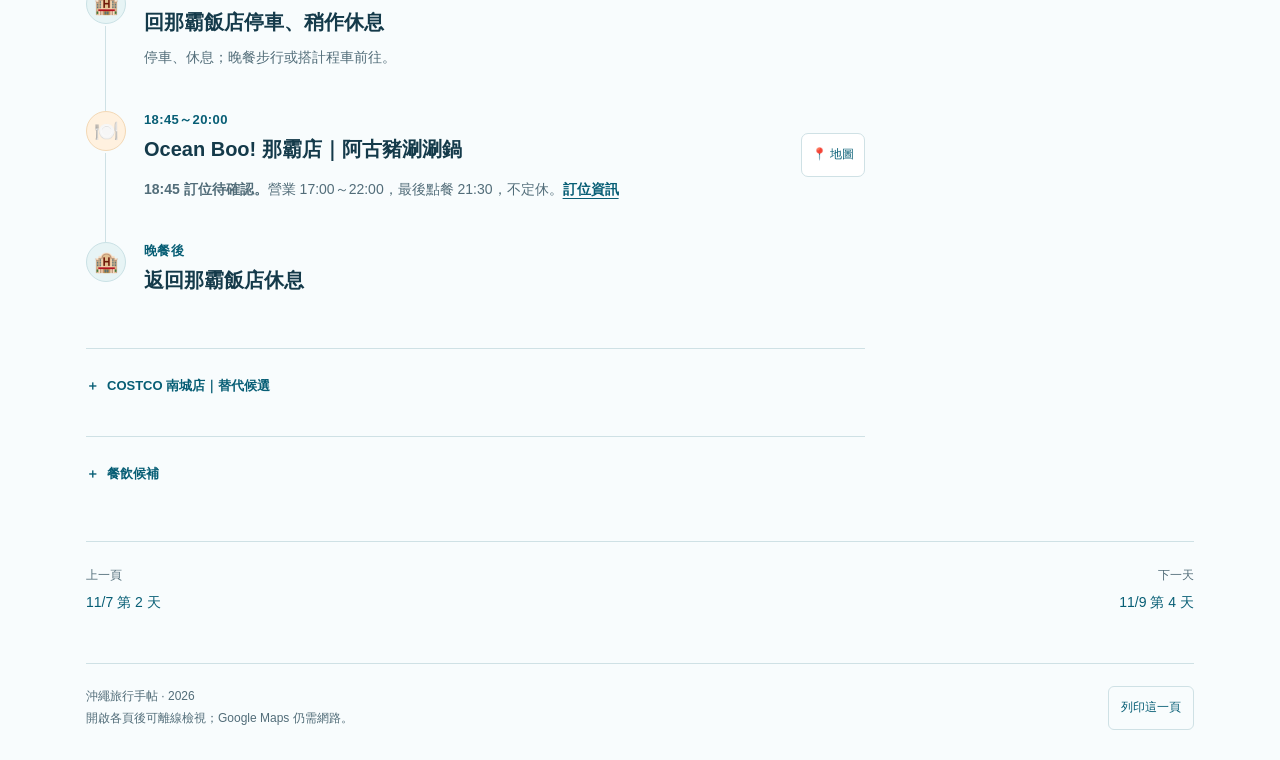
<file: day-3.html>
<!doctype html>
<html lang="zh-TW"><head><meta charset="utf-8"><meta name="viewport" content="width=device-width,initial-scale=1,viewport-fit=cover"><meta name="theme-color" content="#075e75"><meta name="description" content="2026 年 11 月 6 日至 10 日沖繩五天四夜行程，包含 Google Maps、租還車提醒與行前準備清單。"><title>11/8 第 3 天｜沖繩旅行手帖</title><link rel="icon" href="./icon.svg" type="image/svg+xml"><link rel="apple-touch-icon" href="./icon.svg"><link rel="manifest" href="./manifest.webmanifest"><link rel="stylesheet" href="./style.css?v=6"><script defer src="./app.js"></script></head><body><a class="skip" href="#main">跳到主要內容</a><header class="shell masthead"><a class="brand" href="./index.html"><svg viewBox="0 0 40 40" aria-hidden="true"><circle cx="20" cy="20" r="20" fill="#075e75"/><circle cx="29" cy="12" r="4" fill="#f5a146"/><path d="M7 24q6-7 12 0t12 0M7 30q6-7 12 0t12 0" fill="none" stroke="#bde8e4" stroke-width="2.3" stroke-linecap="round"/></svg><strong>沖繩旅行手帖</strong></a><div class="trip-date"><span>2026.11.06 — 11.10</span><span>五天四夜，住在那霸</span></div></header><div class="day-nav-wrap"><nav class="shell day-nav" aria-label="選擇日期或行前準備"><a href="./index.html"><span class="num">11/6</span><small>第 1 天・週五</small></a><a href="./day-2.html"><span class="num">11/7</span><small>第 2 天・週六</small><span class="car-dot">🚗 租車</span></a><a href="./day-3.html" aria-current="page"><span class="num">11/8</span><small>第 3 天・週日</small></a><a href="./day-4.html"><span class="num">11/9</span><small>第 4 天・週一</small><span class="car-dot">🚗 還車</span></a><a href="./day-5.html"><span class="num">11/10</span><small>第 5 天・週二</small></a><a href="./prepare.html"><span class="num">行前</span><small>準備清單</small></a></nav></div><main id="main" class="shell"><section class="hero"><div class="hero-copy"><div class="hero-date"><b>第 3 天</b><span>2026 / 11/8（日）</span></div><h1>南部看海，<br>回那霸慢慢走。</h1><p>玉泉洞、瀨長島、豬排飯、那霸市場與 DFS</p></div><svg class="hero-art" viewBox="0 0 350 300" aria-hidden="true"><circle cx="275" cy="67" r="29" fill="#f5a146" opacity=".95"/><path d="M-20 239Q51 172 126 216T276 209T416 221V330H-20" fill="#128197"/><path d="M-20 271Q57 208 143 253T301 241T401 258V330H-20" fill="#30b6b2"/><path d="M28 187q32-74 81-40t57-76" fill="none" stroke="#9bd3d4" stroke-width="1.3" stroke-dasharray="4 7"/><circle cx="109" cy="148" r="4" fill="#f5a146"/><g transform="translate(232 124)"><path d="M0 30v78m0-35q-43-31-42-1 18 18 42 1m0-18q39-35 39-5-15 20-39 5" fill="none" stroke="#89d4c6" stroke-width="5"/><g fill="#d4eef0"><ellipse cy="-19" rx="17" ry="27"/><ellipse cy="-19" rx="17" ry="27" transform="rotate(72)"/><ellipse cy="-19" rx="17" ry="27" transform="rotate(144)"/><ellipse cy="-19" rx="17" ry="27" transform="rotate(216)"/><ellipse cy="-19" rx="17" ry="27" transform="rotate(288)"/></g><circle r="12" fill="#f5a146"/></g><path d="M102 278q36-18 72-2m77-29q27-16 62-9" stroke="#c5eee8" fill="none" stroke-width="2"/></svg></section><div class="route" aria-label="今日路線"><span class="route-label">今日路線</span><span>玉泉洞</span><i aria-hidden="true">›</i><span>瀨長島</span><i aria-hidden="true">›</i><span>那霸豬排飯・市場</span><i aria-hidden="true">›</i><span>DFS・LOEWE</span><i aria-hidden="true">›</i><span>那霸涮涮鍋</span></div><details class="position-preview"><summary>今天去哪裡？位置預覽<span>展開</span></summary><div class="position-content"><p class="position-caption">上北下南，不按比例；虛線為停靠順序，非實際道路。</p><div class="position-layout"><svg class="position-map" viewBox="0 0 460 410" role="img" aria-label="北朝上的概略方位示意，地點編號對照下方清單"><title>當天地點相對位置</title><rect width="460" height="410" rx="12" fill="#e7f4f5"/><path d="M40 100H420M40 200H420M40 300H420M100 40V370M230 40V370M360 40V370" stroke="#cfe1e5" stroke-dasharray="3 7"/><path d="M425 78V40m-7 10 7-10 7 10" fill="none" stroke="#075e75" stroke-width="2"/><text x="425" y="29" text-anchor="middle" fill="#075e75" font-size="14">北 N</text><text x="305" y="22" text-anchor="middle" class="position-area">那霸・新都心</text><text x="65" y="375" text-anchor="middle" class="position-area">豐見城</text><text x="390" y="375" text-anchor="middle" class="position-area">南城</text><polyline points="230,90 385,305 75,295 290,170 365,55 140,155 230,90" fill="none" stroke="#679ca8" stroke-width="2" stroke-dasharray="6 6"/><a href="https://www.google.com/maps/search/?api=1&amp;query=Prince%20Smart%20Inn%20Naha" target="_blank" rel="noopener noreferrer" aria-label="1 飯店，開啟 Google Maps"><title>1 飯店</title><circle cx="230" cy="90" r="23" fill="#075e75" stroke="white" stroke-width="3"/><text x="230" y="96" text-anchor="middle" fill="white" font-size="18" font-weight="700">1</text></a><a href="https://www.google.com/maps/search/?api=1&amp;query=%E3%81%8A%E3%81%8D%E3%81%AA%E3%82%8F%E3%83%AF%E3%83%BC%E3%83%AB%E3%83%89%20%E7%8E%89%E6%B3%89%E6%B4%9E" target="_blank" rel="noopener noreferrer" aria-label="2 玉泉洞，開啟 Google Maps"><title>2 玉泉洞</title><circle cx="385" cy="305" r="23" fill="#075e75" stroke="white" stroke-width="3"/><text x="385" y="311" text-anchor="middle" fill="white" font-size="18" font-weight="700">2</text></a><a href="https://www.google.com/maps/search/?api=1&amp;query=%E7%80%AC%E9%95%B7%E5%B3%B6%20%E3%82%A6%E3%83%9F%E3%82%AB%E3%82%B8%E3%83%86%E3%83%A9%E3%82%B9" target="_blank" rel="noopener noreferrer" aria-label="3 瀨長島，開啟 Google Maps"><title>3 瀨長島</title><circle cx="75" cy="295" r="23" fill="#075e75" stroke="white" stroke-width="3"/><text x="75" y="301" text-anchor="middle" fill="white" font-size="18" font-weight="700">3</text></a><a href="https://www.google.com/maps/search/?api=1&amp;query=%E3%81%A8%E3%82%93%E3%81%8B%E3%81%A4%E5%B0%8F%E3%82%84%E3%81%98%20%E6%9D%BE%E5%B0%BE2-8-34" target="_blank" rel="noopener noreferrer" aria-label="4 豬排飯・牧志市場，開啟 Google Maps"><title>4 豬排飯・牧志市場</title><circle cx="290" cy="170" r="23" fill="#075e75" stroke="white" stroke-width="3"/><text x="290" y="176" text-anchor="middle" fill="white" font-size="18" font-weight="700">4</text></a><a href="https://www.google.com/maps/search/?api=1&amp;query=T%20Galleria%20Okinawa%20DFS" target="_blank" rel="noopener noreferrer" aria-label="5 DFS・LOEWE，開啟 Google Maps"><title>5 DFS・LOEWE</title><circle cx="365" cy="55" r="23" fill="#075e75" stroke="white" stroke-width="3"/><text x="365" y="61" text-anchor="middle" fill="white" font-size="18" font-weight="700">5</text></a><a href="https://www.google.com/maps/search/?api=1&amp;query=%E3%82%AA%E3%83%BC%E3%82%B7%E3%83%A3%E3%83%B3Boo%21%20%E9%82%A3%E8%A6%87%E5%BA%97%20%E4%B9%85%E7%B1%B32-11-26" target="_blank" rel="noopener noreferrer" aria-label="6 Ocean Boo!，開啟 Google Maps"><title>6 Ocean Boo!</title><circle cx="140" cy="155" r="23" fill="#075e75" stroke="white" stroke-width="3"/><text x="140" y="161" text-anchor="middle" fill="white" font-size="18" font-weight="700">6</text></a></svg><ol class="position-list"><li><a href="https://www.google.com/maps/search/?api=1&amp;query=Prince%20Smart%20Inn%20Naha" target="_blank" rel="noopener noreferrer"><span aria-hidden="true">1</span>飯店<small>開啟地圖</small></a></li><li><a href="https://www.google.com/maps/search/?api=1&amp;query=%E3%81%8A%E3%81%8D%E3%81%AA%E3%82%8F%E3%83%AF%E3%83%BC%E3%83%AB%E3%83%89%20%E7%8E%89%E6%B3%89%E6%B4%9E" target="_blank" rel="noopener noreferrer"><span aria-hidden="true">2</span>玉泉洞<small>開啟地圖</small></a></li><li><a href="https://www.google.com/maps/search/?api=1&amp;query=%E7%80%AC%E9%95%B7%E5%B3%B6%20%E3%82%A6%E3%83%9F%E3%82%AB%E3%82%B8%E3%83%86%E3%83%A9%E3%82%B9" target="_blank" rel="noopener noreferrer"><span aria-hidden="true">3</span>瀨長島<small>開啟地圖</small></a></li><li><a href="https://www.google.com/maps/search/?api=1&amp;query=%E3%81%A8%E3%82%93%E3%81%8B%E3%81%A4%E5%B0%8F%E3%82%84%E3%81%98%20%E6%9D%BE%E5%B0%BE2-8-34" target="_blank" rel="noopener noreferrer"><span aria-hidden="true">4</span>豬排飯・牧志市場<small>開啟地圖</small></a></li><li><a href="https://www.google.com/maps/search/?api=1&amp;query=T%20Galleria%20Okinawa%20DFS" target="_blank" rel="noopener noreferrer"><span aria-hidden="true">5</span>DFS・LOEWE<small>開啟地圖</small></a></li><li><a href="https://www.google.com/maps/search/?api=1&amp;query=%E3%82%AA%E3%83%BC%E3%82%B7%E3%83%A3%E3%83%B3Boo%21%20%E9%82%A3%E8%A6%87%E5%BA%97%20%E4%B9%85%E7%B1%B32-11-26" target="_blank" rel="noopener noreferrer"><span aria-hidden="true">6</span>Ocean Boo!<small>開啟地圖</small></a></li></ol></div><p class="position-footnote">點編號或名稱開啟 Google Maps。</p></div></details><div class="main-grid"><div><div class="notice"><strong>🍽️ 13:15 豬排飯・18:45 涮涮鍋</strong><p>午餐與市場一起逛；下午 LOEWE 30 分鐘。</p></div><div class="section-heading"><h2>今天這樣走</h2><span>點「地圖」開啟 Google Maps</span></div><div class="legend"><span>🍽️ 吃飯</span><span>🏨 飯店</span><span>🚗 租還車</span></div><ol class="timeline"><li class="stop hotel"><span class="stop-icon" aria-hidden="true">🏨</span><div class="stop-time">08:00 左右</div><div class="stop-title-row"><h3>從那霸飯店出發，前往南部</h3></div><div class="stop-body"><p>到玉泉洞含停車約 1 小時。</p></div></li><li class="stop place"><span class="stop-icon" aria-hidden="true">📍</span><div class="stop-time">09:00～11:15</div><div class="stop-title-row"><h3>沖繩世界（玉泉洞）</h3><a class="map-button" href="https://www.google.com/maps/search/?api=1&amp;query=%E3%81%8A%E3%81%8D%E3%81%AA%E3%82%8F%E3%83%AF%E3%83%BC%E3%83%AB%E3%83%89%20%E7%8E%89%E6%B3%89%E6%B4%9E%20%E6%B2%96%E7%B8%84%E7%9C%8C%E5%8D%97%E5%9F%8E%E5%B8%82%E7%8E%89%E5%9F%8E%E5%89%8D%E5%B7%9D1336" target="_blank" rel="noopener noreferrer" aria-label="沖繩世界（玉泉洞），開啟 Google Maps">📍 地圖</a></div><div class="stop-body"><p>玉泉洞、古民家；<strong>10:30 EISA 太鼓表演。</strong></p></div></li><li class="stop place"><span class="stop-icon" aria-hidden="true">📍</span><div class="stop-time">11:50～12:30</div><div class="stop-title-row"><h3>瀨長島 Umikaji Terrace</h3><a class="map-button" href="https://www.google.com/maps/search/?api=1&amp;query=%E7%80%AC%E9%95%B7%E5%B3%B6%20%E3%82%A6%E3%83%9F%E3%82%AB%E3%82%B8%E3%83%86%E3%83%A9%E3%82%B9%20%E6%B2%96%E7%B8%84%E7%9C%8C%E8%B1%8A%E8%A6%8B%E5%9F%8E%E5%B8%82%E7%80%AC%E9%95%B7174-6" target="_blank" rel="noopener noreferrer" aria-label="瀨長島 Umikaji Terrace，開啟 Google Maps">📍 地圖</a></div><div class="stop-body"><p>看海、拍照。</p></div></li><li class="stop meal"><span class="stop-icon" aria-hidden="true">🍽️</span><div class="stop-time">13:15～14:45</div><div class="stop-title-row"><h3>牧志市場周邊｜豬排飯、平和通</h3><a class="map-button" href="https://www.google.com/maps/search/?api=1&amp;query=%E3%81%A8%E3%82%93%E3%81%8B%E3%81%A4%E5%B0%8F%E3%82%84%E3%81%98%20%E6%B2%96%E7%B8%84%E7%9C%8C%E9%82%A3%E8%A6%87%E5%B8%82%E6%9D%BE%E5%B0%BE2-8-34" target="_blank" rel="noopener noreferrer" aria-label="牧志市場周邊｜豬排飯、平和通，開啟 Google Maps">📍 地圖</a></div><div class="stop-body"><p>市場旁的<strong>とんかつ小やじ</strong>吃豬排飯，再逛牧志市場、平和通。共用周邊停車場。</p><p><a href="https://www.google.com/maps/search/?api=1&amp;query=%E7%AC%AC%E4%B8%80%E7%89%A7%E5%BF%97%E5%85%AC%E8%A8%AD%E5%B8%82%E5%A0%B4%20%E6%B2%96%E7%B8%84%E7%9C%8C%E9%82%A3%E8%A6%87%E5%B8%82%E6%9D%BE%E5%B0%BE2-10-1" target="_blank" rel="noopener noreferrer">牧志市場地圖</a>・<a href="https://www.instagram.com/tonkatsukoyaji/" target="_blank" rel="noopener noreferrer">餐廳營業公告</a></p></div></li><li class="stop place"><span class="stop-icon" aria-hidden="true">📍</span><div class="stop-time">15:30～16:00</div><div class="stop-title-row"><h3>DFS｜LOEWE 購物</h3><a class="map-button" href="https://www.google.com/maps/search/?api=1&amp;query=T%20Galleria%20Okinawa%20DFS%20%E6%B2%96%E7%B8%84%E7%9C%8C%E9%82%A3%E8%A6%87%E5%B8%82%E3%81%8A%E3%82%82%E3%82%8D%E3%81%BE%E3%81%A14-1" target="_blank" rel="noopener noreferrer" aria-label="DFS｜LOEWE 購物，開啟 Google Maps">📍 地圖</a></div><div class="stop-body"><p><strong>LOEWE：DFS 1F。</strong>購買時確認提貨方式。</p></div></li><li class="stop hotel"><span class="stop-icon" aria-hidden="true">🏨</span><div class="stop-time">16:30～18:15</div><div class="stop-title-row"><h3>回那霸飯店停車、稍作休息</h3></div><div class="stop-body"><p>停車、休息；晚餐步行或搭計程車前往。</p></div></li><li class="stop meal"><span class="stop-icon" aria-hidden="true">🍽️</span><div class="stop-time">18:45～20:00</div><div class="stop-title-row"><h3>Ocean Boo! 那霸店｜阿古豬涮涮鍋</h3><a class="map-button" href="https://www.google.com/maps/search/?api=1&amp;query=%E3%82%AA%E3%83%BC%E3%82%B7%E3%83%A3%E3%83%B3Boo%21%20%E9%82%A3%E8%A6%87%E5%BA%97%20%E6%B2%96%E7%B8%84%E7%9C%8C%E9%82%A3%E8%A6%87%E5%B8%82%E4%B9%85%E7%B1%B32-11-26" target="_blank" rel="noopener noreferrer" aria-label="Ocean Boo! 那霸店｜阿古豬涮涮鍋，開啟 Google Maps">📍 地圖</a></div><div class="stop-body"><p><strong>18:45 訂位待確認。</strong>營業 17:00～22:00，最後點餐 21:30，不定休。<a href="https://ocean-boo.com/store/naha/" target="_blank" rel="noopener noreferrer">訂位資訊</a></p></div></li><li class="stop hotel"><span class="stop-icon" aria-hidden="true">🏨</span><div class="stop-time">晚餐後</div><div class="stop-title-row"><h3>返回那霸飯店休息</h3></div><div class="stop-body"></div></li></ol><details class="candidates"><summary>COSTCO 南城店｜替代候選</summary><p>取代瀨長島：玉泉洞 → COSTCO（45～60 分鐘）→ 豬排飯。延誤就跳過。<a href="https://www.costco.co.jp/store-finder/Okinawa%20Nanjo" target="_blank" rel="noopener noreferrer">店家資訊</a></p></details><details class="candidates"><summary>餐飲候補</summary><p>HUU’S COFFEE（牧志，三明治供應待確認）；Egg me time.（豐見城，蛋包飯）。需替換原餐次。</p></details></div><aside class="aside" aria-label="住宿與租車資訊"><section class="stay-panel"><span class="mini">🏨 這幾晚的落腳處</span><h2>那霸王子智能旅店</h2><span class="mini" lang="en">Prince Smart Inn Naha</span><p>四晚都住這裡。<br>美榮橋站步行約 4 分鐘<br>松山 2 丁目 4-13</p><a class="map-button" target="_blank" rel="noopener noreferrer" href="https://www.google.com/maps/search/?api=1&amp;query=Prince%20Smart%20Inn%20Naha%20%E6%B2%96%E7%B8%84%E7%9C%8C%E9%82%A3%E8%A6%87%E5%B8%82%E6%9D%BE%E5%B1%B12%E4%B8%81%E7%9B%AE4-13">📍 飯店 Google Maps</a></section><section class="transport"><h2>🚗 租還車，記這兩天</h2><p><strong>11/7（六）08:30 左右取車</strong><br>11/9（一）17:00～18:00 還車<br>目標 18:00 前完成；實際依租車訂單。</p></section><p class="hint">停車場 23:00～07:00 無法進出。<a href="https://www.princehotels.co.jp/psi/naha/faq/" target="_blank" rel="noopener noreferrer">停車規定</a><br>車程為估計；營業依店家公告。</p></aside></div><nav class="pagination" aria-label="前後頁面"><a href="./day-2.html"><small>上一頁</small>11/7 第 2 天</a><a href="./day-4.html"><small>下一天</small>11/9 第 4 天</a></nav><footer class="footer"><span>沖繩旅行手帖 · 2026<br>開啟各頁後可離線檢視；Google Maps 仍需網路。</span><button class="print-button" data-print hidden>列印這一頁</button></footer></main></body></html>
</file>
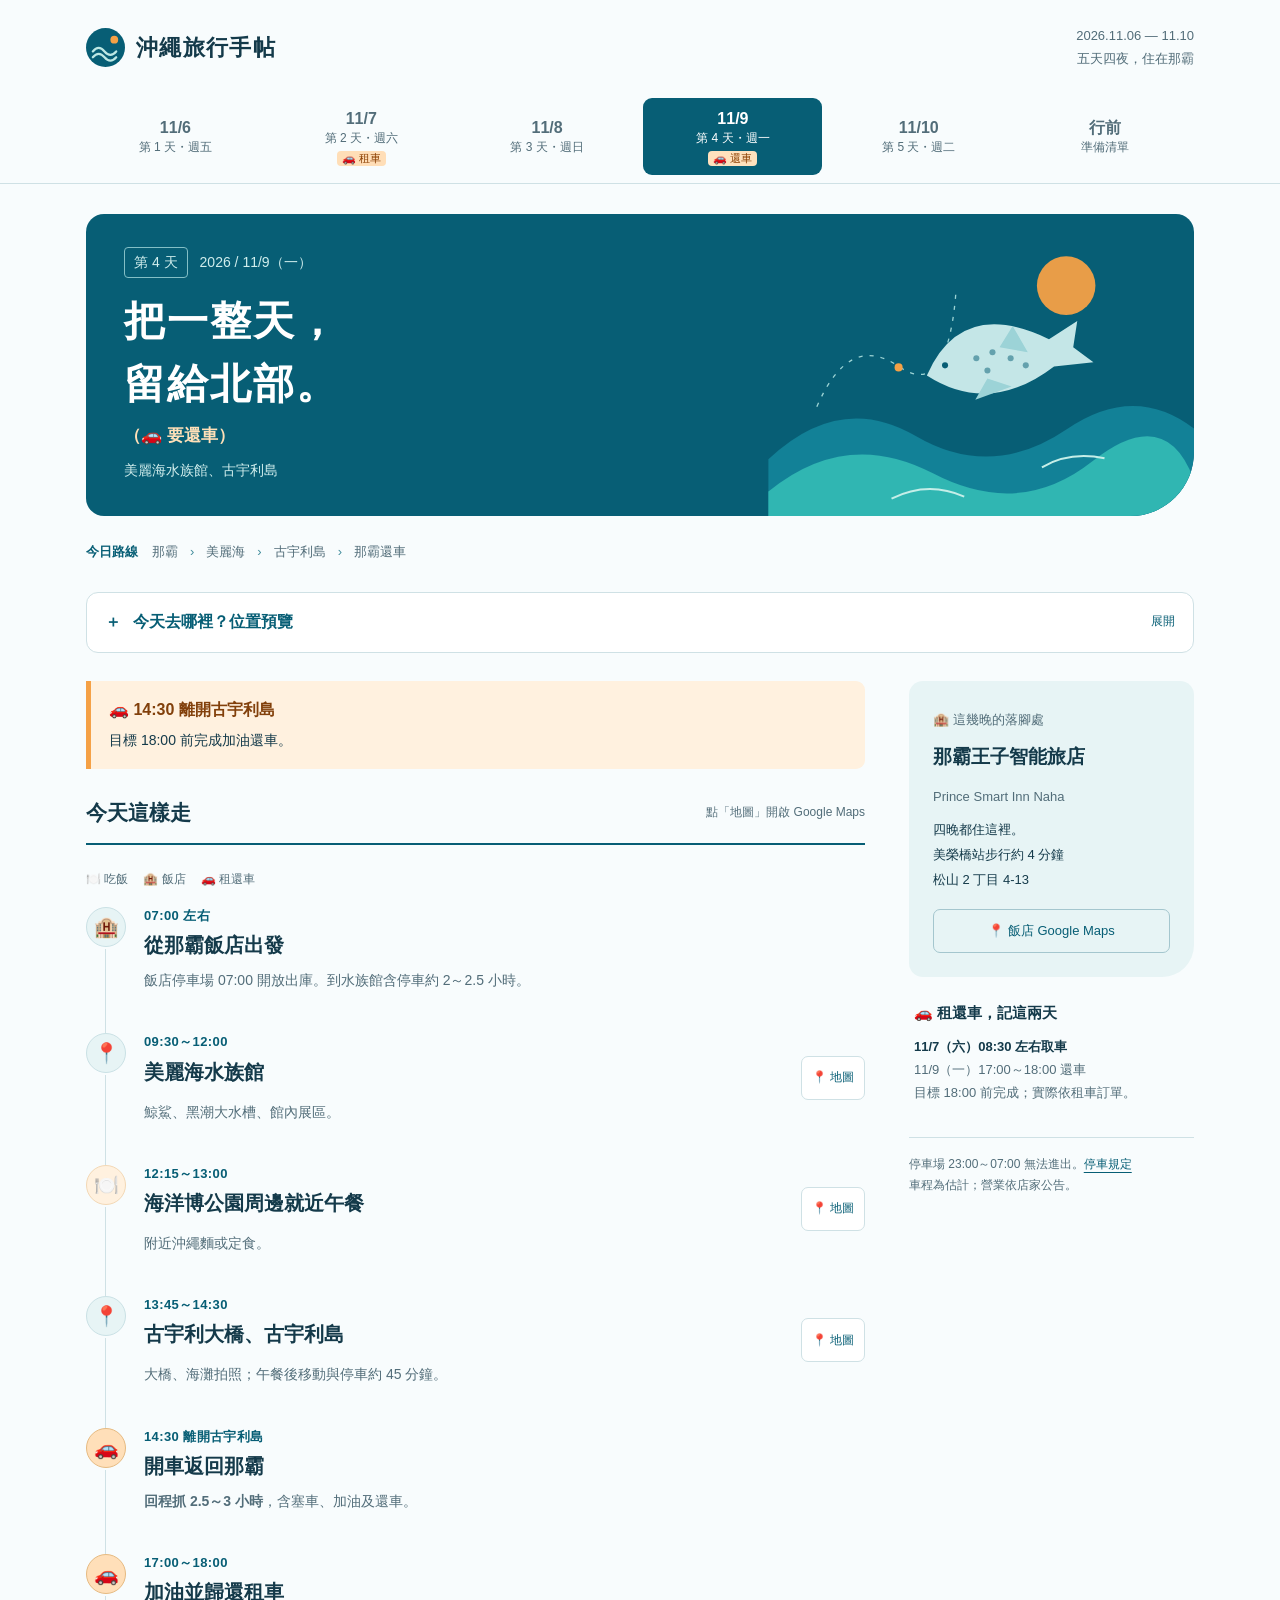
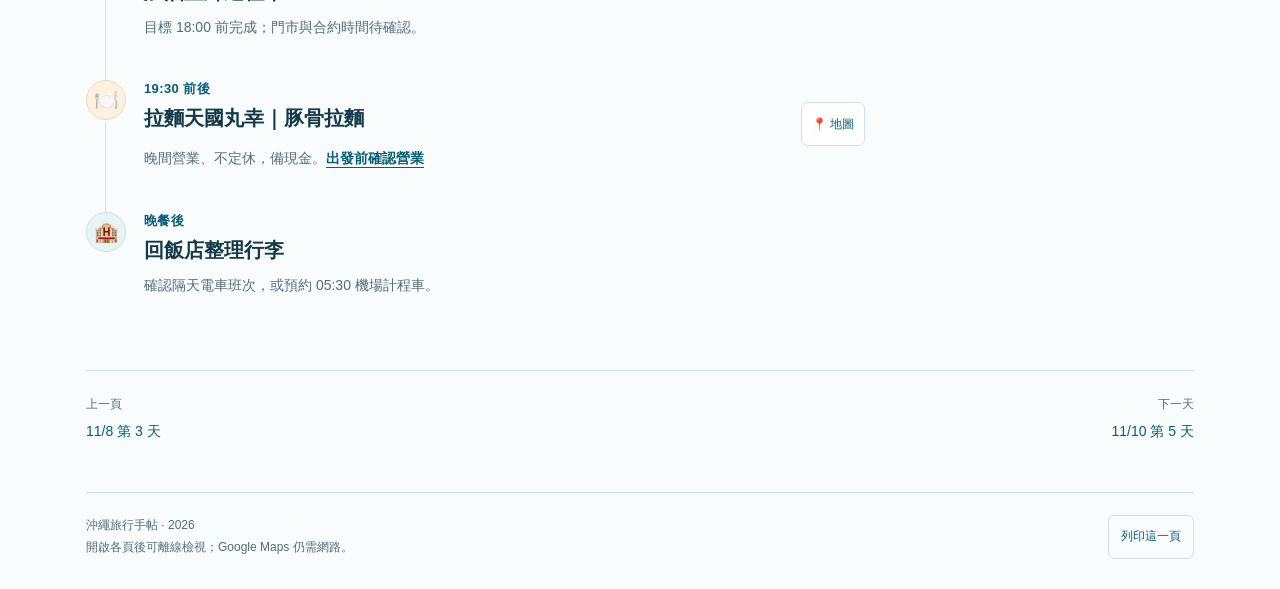
<file: day-4.html>
<!doctype html>
<html lang="zh-TW"><head><meta charset="utf-8"><meta name="viewport" content="width=device-width,initial-scale=1,viewport-fit=cover"><meta name="theme-color" content="#075e75"><meta name="description" content="2026 年 11 月 6 日至 10 日沖繩五天四夜行程，包含 Google Maps、租還車提醒與行前準備清單。"><title>11/9 第 4 天｜沖繩旅行手帖</title><link rel="icon" href="./icon.svg" type="image/svg+xml"><link rel="apple-touch-icon" href="./icon.svg"><link rel="manifest" href="./manifest.webmanifest"><link rel="stylesheet" href="./style.css?v=6"><script defer src="./app.js"></script></head><body><a class="skip" href="#main">跳到主要內容</a><header class="shell masthead"><a class="brand" href="./index.html"><svg viewBox="0 0 40 40" aria-hidden="true"><circle cx="20" cy="20" r="20" fill="#075e75"/><circle cx="29" cy="12" r="4" fill="#f5a146"/><path d="M7 24q6-7 12 0t12 0M7 30q6-7 12 0t12 0" fill="none" stroke="#bde8e4" stroke-width="2.3" stroke-linecap="round"/></svg><strong>沖繩旅行手帖</strong></a><div class="trip-date"><span>2026.11.06 — 11.10</span><span>五天四夜，住在那霸</span></div></header><div class="day-nav-wrap"><nav class="shell day-nav" aria-label="選擇日期或行前準備"><a href="./index.html"><span class="num">11/6</span><small>第 1 天・週五</small></a><a href="./day-2.html"><span class="num">11/7</span><small>第 2 天・週六</small><span class="car-dot">🚗 租車</span></a><a href="./day-3.html"><span class="num">11/8</span><small>第 3 天・週日</small></a><a href="./day-4.html" aria-current="page"><span class="num">11/9</span><small>第 4 天・週一</small><span class="car-dot">🚗 還車</span></a><a href="./day-5.html"><span class="num">11/10</span><small>第 5 天・週二</small></a><a href="./prepare.html"><span class="num">行前</span><small>準備清單</small></a></nav></div><main id="main" class="shell"><section class="hero"><div class="hero-copy"><div class="hero-date"><b>第 4 天</b><span>2026 / 11/9（一）</span></div><h1>把一整天，<br>留給北部。<span class="return-tag">（🚗 要還車）</span></h1><p>美麗海水族館、古宇利島</p></div><svg class="hero-art" viewBox="0 0 350 300" aria-hidden="true"><circle cx="275" cy="67" r="29" fill="#f5a146" opacity=".95"/><path d="M-20 239Q51 172 126 216T276 209T416 221V330H-20" fill="#128197"/><path d="M-20 271Q57 208 143 253T301 241T401 258V330H-20" fill="#30b6b2"/><path d="M28 187q32-74 81-40t57-76" fill="none" stroke="#9bd3d4" stroke-width="1.3" stroke-dasharray="4 7"/><circle cx="109" cy="148" r="4" fill="#f5a146"/><path d="M137 156q34-78 121-36l28-18-4 26 20 15-39 4q-64 49-126 9z" fill="#c4e6e7"/><path d="M209 128l13-21 15 26M197 159l-12 21 36-13" fill="#9cd3d7"/><circle cx="155" cy="146" r="3" fill="#075e75"/><g fill="#075e75" opacity=".5"><circle cx="186" cy="139" r="3"/><circle cx="202" cy="133" r="3"/><circle cx="220" cy="139" r="3"/><circle cx="197" cy="151" r="3"/><circle cx="235" cy="146" r="3"/></g><path d="M102 278q36-18 72-2m77-29q27-16 62-9" stroke="#c5eee8" fill="none" stroke-width="2"/></svg></section><div class="route" aria-label="今日路線"><span class="route-label">今日路線</span><span>那霸</span><i aria-hidden="true">›</i><span>美麗海</span><i aria-hidden="true">›</i><span>古宇利島</span><i aria-hidden="true">›</i><span>那霸還車</span></div><details class="position-preview"><summary>今天去哪裡？位置預覽<span>展開</span></summary><div class="position-content"><p class="position-caption">上北下南，不按比例；虛線為停靠順序，非實際道路。</p><div class="position-layout"><svg class="position-map" viewBox="0 0 460 410" role="img" aria-label="北朝上的概略方位示意，地點編號對照下方清單"><title>當天地點相對位置</title><rect width="460" height="410" rx="12" fill="#e7f4f5"/><path d="M40 100H420M40 200H420M40 300H420M100 40V370M230 40V370M360 40V370" stroke="#cfe1e5" stroke-dasharray="3 7"/><path d="M425 78V40m-7 10 7-10 7 10" fill="none" stroke="#075e75" stroke-width="2"/><text x="425" y="29" text-anchor="middle" fill="#075e75" font-size="14">北 N</text><text x="110" y="35" text-anchor="middle" class="position-area">本部</text><text x="365" y="22" text-anchor="middle" class="position-area">今歸仁</text><text x="215" y="375" text-anchor="middle" class="position-area">那霸</text><polyline points="185,310 170,90 90,125 365,55 300,320 185,310" fill="none" stroke="#679ca8" stroke-width="2" stroke-dasharray="6 6"/><a href="https://www.google.com/maps/search/?api=1&amp;query=Prince%20Smart%20Inn%20Naha" target="_blank" rel="noopener noreferrer" aria-label="1 飯店，開啟 Google Maps"><title>1 飯店</title><circle cx="185" cy="310" r="23" fill="#075e75" stroke="white" stroke-width="3"/><text x="185" y="316" text-anchor="middle" fill="white" font-size="18" font-weight="700">1</text></a><a href="https://www.google.com/maps/search/?api=1&amp;query=%E6%B2%96%E7%B8%84%E7%BE%8E%E3%82%89%E6%B5%B7%E6%B0%B4%E6%97%8F%E9%A4%A8" target="_blank" rel="noopener noreferrer" aria-label="2 美麗海水族館，開啟 Google Maps"><title>2 美麗海水族館</title><circle cx="170" cy="90" r="23" fill="#075e75" stroke="white" stroke-width="3"/><text x="170" y="96" text-anchor="middle" fill="white" font-size="18" font-weight="700">2</text></a><a href="https://www.google.com/maps/search/?api=1&amp;query=%E6%B5%B7%E6%B4%8B%E5%8D%9A%E5%85%AC%E5%9C%92%20%E3%83%A9%E3%83%B3%E3%83%81" target="_blank" rel="noopener noreferrer" aria-label="3 海洋博公園午餐，開啟 Google Maps"><title>3 海洋博公園午餐</title><circle cx="90" cy="125" r="23" fill="#075e75" stroke="white" stroke-width="3"/><text x="90" y="131" text-anchor="middle" fill="white" font-size="18" font-weight="700">3</text></a><a href="https://www.google.com/maps/search/?api=1&amp;query=%E5%8F%A4%E5%AE%87%E5%88%A9%E3%83%93%E3%83%BC%E3%83%81" target="_blank" rel="noopener noreferrer" aria-label="4 古宇利島，開啟 Google Maps"><title>4 古宇利島</title><circle cx="365" cy="55" r="23" fill="#075e75" stroke="white" stroke-width="3"/><text x="365" y="61" text-anchor="middle" fill="white" font-size="18" font-weight="700">4</text></a><a href="https://www.google.com/maps/search/?api=1&amp;query=%E3%83%A9%E3%83%BC%E3%83%A1%E3%83%B3%E3%83%91%E3%83%A9%E3%83%80%E3%82%A4%E3%82%B9%E4%B8%B8%E5%B9%B8%20%E6%9D%BE%E5%B0%BE2-11-15" target="_blank" rel="noopener noreferrer" aria-label="5 丸幸拉麵，開啟 Google Maps"><title>5 丸幸拉麵</title><circle cx="300" cy="320" r="23" fill="#075e75" stroke="white" stroke-width="3"/><text x="300" y="326" text-anchor="middle" fill="white" font-size="18" font-weight="700">5</text></a></svg><ol class="position-list"><li><a href="https://www.google.com/maps/search/?api=1&amp;query=Prince%20Smart%20Inn%20Naha" target="_blank" rel="noopener noreferrer"><span aria-hidden="true">1</span>飯店<small>開啟地圖</small></a></li><li><a href="https://www.google.com/maps/search/?api=1&amp;query=%E6%B2%96%E7%B8%84%E7%BE%8E%E3%82%89%E6%B5%B7%E6%B0%B4%E6%97%8F%E9%A4%A8" target="_blank" rel="noopener noreferrer"><span aria-hidden="true">2</span>美麗海水族館<small>開啟地圖</small></a></li><li><a href="https://www.google.com/maps/search/?api=1&amp;query=%E6%B5%B7%E6%B4%8B%E5%8D%9A%E5%85%AC%E5%9C%92%20%E3%83%A9%E3%83%B3%E3%83%81" target="_blank" rel="noopener noreferrer"><span aria-hidden="true">3</span>海洋博公園午餐<small>開啟地圖</small></a></li><li><a href="https://www.google.com/maps/search/?api=1&amp;query=%E5%8F%A4%E5%AE%87%E5%88%A9%E3%83%93%E3%83%BC%E3%83%81" target="_blank" rel="noopener noreferrer"><span aria-hidden="true">4</span>古宇利島<small>開啟地圖</small></a></li><li><a href="https://www.google.com/maps/search/?api=1&amp;query=%E3%83%A9%E3%83%BC%E3%83%A1%E3%83%B3%E3%83%91%E3%83%A9%E3%83%80%E3%82%A4%E3%82%B9%E4%B8%B8%E5%B9%B8%20%E6%9D%BE%E5%B0%BE2-11-15" target="_blank" rel="noopener noreferrer"><span aria-hidden="true">5</span>丸幸拉麵<small>開啟地圖</small></a></li></ol></div><p class="position-footnote">點編號或名稱開啟 Google Maps。</p></div></details><div class="main-grid"><div><div class="notice"><strong>🚗 14:30 離開古宇利島</strong><p>目標 18:00 前完成加油還車。</p></div><div class="section-heading"><h2>今天這樣走</h2><span>點「地圖」開啟 Google Maps</span></div><div class="legend"><span>🍽️ 吃飯</span><span>🏨 飯店</span><span>🚗 租還車</span></div><ol class="timeline"><li class="stop hotel"><span class="stop-icon" aria-hidden="true">🏨</span><div class="stop-time">07:00 左右</div><div class="stop-title-row"><h3>從那霸飯店出發</h3></div><div class="stop-body"><p>飯店停車場 07:00 開放出庫。到水族館含停車約 2～2.5 小時。</p></div></li><li class="stop place"><span class="stop-icon" aria-hidden="true">📍</span><div class="stop-time">09:30～12:00</div><div class="stop-title-row"><h3>美麗海水族館</h3><a class="map-button" href="https://www.google.com/maps/search/?api=1&amp;query=%E6%B2%96%E7%B8%84%E7%BE%8E%E3%82%89%E6%B5%B7%E6%B0%B4%E6%97%8F%E9%A4%A8%20%E6%B2%96%E7%B8%84%E7%9C%8C%E5%9B%BD%E9%A0%AD%E9%83%A1%E6%9C%AC%E9%83%A8%E7%94%BA%E7%9F%B3%E5%B7%9D424" target="_blank" rel="noopener noreferrer" aria-label="美麗海水族館，開啟 Google Maps">📍 地圖</a></div><div class="stop-body"><p>鯨鯊、黑潮大水槽、館內展區。</p></div></li><li class="stop meal"><span class="stop-icon" aria-hidden="true">🍽️</span><div class="stop-time">12:15～13:00</div><div class="stop-title-row"><h3>海洋博公園周邊就近午餐</h3><a class="map-button" href="https://www.google.com/maps/search/?api=1&amp;query=%E6%B5%B7%E6%B4%8B%E5%8D%9A%E5%85%AC%E5%9C%92%20%E3%83%A9%E3%83%B3%E3%83%81" target="_blank" rel="noopener noreferrer" aria-label="海洋博公園周邊就近午餐，開啟 Google Maps">📍 地圖</a></div><div class="stop-body"><p>附近沖繩麵或定食。</p></div></li><li class="stop place"><span class="stop-icon" aria-hidden="true">📍</span><div class="stop-time">13:45～14:30</div><div class="stop-title-row"><h3>古宇利大橋、古宇利島</h3><a class="map-button" href="https://www.google.com/maps/search/?api=1&amp;query=%E5%8F%A4%E5%AE%87%E5%88%A9%E5%A4%A7%E6%A9%8B%20%E5%8F%A4%E5%AE%87%E5%88%A9%E3%83%93%E3%83%BC%E3%83%81%20%E6%B2%96%E7%B8%84%E7%9C%8C%E5%9B%BD%E9%A0%AD%E9%83%A1%E4%BB%8A%E5%B8%B0%E4%BB%81%E6%9D%91%E5%8F%A4%E5%AE%87%E5%88%A9" target="_blank" rel="noopener noreferrer" aria-label="古宇利大橋、古宇利島，開啟 Google Maps">📍 地圖</a></div><div class="stop-body"><p>大橋、海灘拍照；午餐後移動與停車約 45 分鐘。</p></div></li><li class="stop car"><span class="stop-icon" aria-hidden="true">🚗</span><div class="stop-time"><strong>14:30 離開古宇利島</strong></div><div class="stop-title-row"><h3>開車返回那霸</h3></div><div class="stop-body"><p><strong>回程抓 2.5～3 小時</strong>，含塞車、加油及還車。</p></div></li><li class="stop car"><span class="stop-icon" aria-hidden="true">🚗</span><div class="stop-time">17:00～18:00</div><div class="stop-title-row"><h3>加油並歸還租車</h3></div><div class="stop-body"><p>目標 18:00 前完成；門市與合約時間待確認。</p></div></li><li class="stop meal"><span class="stop-icon" aria-hidden="true">🍽️</span><div class="stop-time">19:30 前後</div><div class="stop-title-row"><h3>拉麵天國丸幸｜豚骨拉麵</h3><a class="map-button" href="https://www.google.com/maps/search/?api=1&amp;query=%E3%83%A9%E3%83%BC%E3%83%A1%E3%83%B3%E3%83%91%E3%83%A9%E3%83%80%E3%82%A4%E3%82%B9%E4%B8%B8%E5%B9%B8%20%E6%B2%96%E7%B8%84%E7%9C%8C%E9%82%A3%E8%A6%87%E5%B8%82%E6%9D%BE%E5%B0%BE2-11-15" target="_blank" rel="noopener noreferrer" aria-label="拉麵天國丸幸｜豚骨拉麵，開啟 Google Maps">📍 地圖</a></div><div class="stop-body"><p>晚間營業、不定休，備現金。<a href="https://www.instagram.com/ramen_paradise_marukou/" target="_blank" rel="noopener noreferrer">出發前確認營業</a></p></div></li><li class="stop hotel"><span class="stop-icon" aria-hidden="true">🏨</span><div class="stop-time">晚餐後</div><div class="stop-title-row"><h3>回飯店整理行李</h3></div><div class="stop-body"><p>確認隔天電車班次，或預約 05:30 機場計程車。</p></div></li></ol></div><aside class="aside" aria-label="住宿與租車資訊"><section class="stay-panel"><span class="mini">🏨 這幾晚的落腳處</span><h2>那霸王子智能旅店</h2><span class="mini" lang="en">Prince Smart Inn Naha</span><p>四晚都住這裡。<br>美榮橋站步行約 4 分鐘<br>松山 2 丁目 4-13</p><a class="map-button" target="_blank" rel="noopener noreferrer" href="https://www.google.com/maps/search/?api=1&amp;query=Prince%20Smart%20Inn%20Naha%20%E6%B2%96%E7%B8%84%E7%9C%8C%E9%82%A3%E8%A6%87%E5%B8%82%E6%9D%BE%E5%B1%B12%E4%B8%81%E7%9B%AE4-13">📍 飯店 Google Maps</a></section><section class="transport"><h2>🚗 租還車，記這兩天</h2><p><strong>11/7（六）08:30 左右取車</strong><br>11/9（一）17:00～18:00 還車<br>目標 18:00 前完成；實際依租車訂單。</p></section><p class="hint">停車場 23:00～07:00 無法進出。<a href="https://www.princehotels.co.jp/psi/naha/faq/" target="_blank" rel="noopener noreferrer">停車規定</a><br>車程為估計；營業依店家公告。</p></aside></div><nav class="pagination" aria-label="前後頁面"><a href="./day-3.html"><small>上一頁</small>11/8 第 3 天</a><a href="./day-5.html"><small>下一天</small>11/10 第 5 天</a></nav><footer class="footer"><span>沖繩旅行手帖 · 2026<br>開啟各頁後可離線檢視；Google Maps 仍需網路。</span><button class="print-button" data-print hidden>列印這一頁</button></footer></main></body></html>
</file>
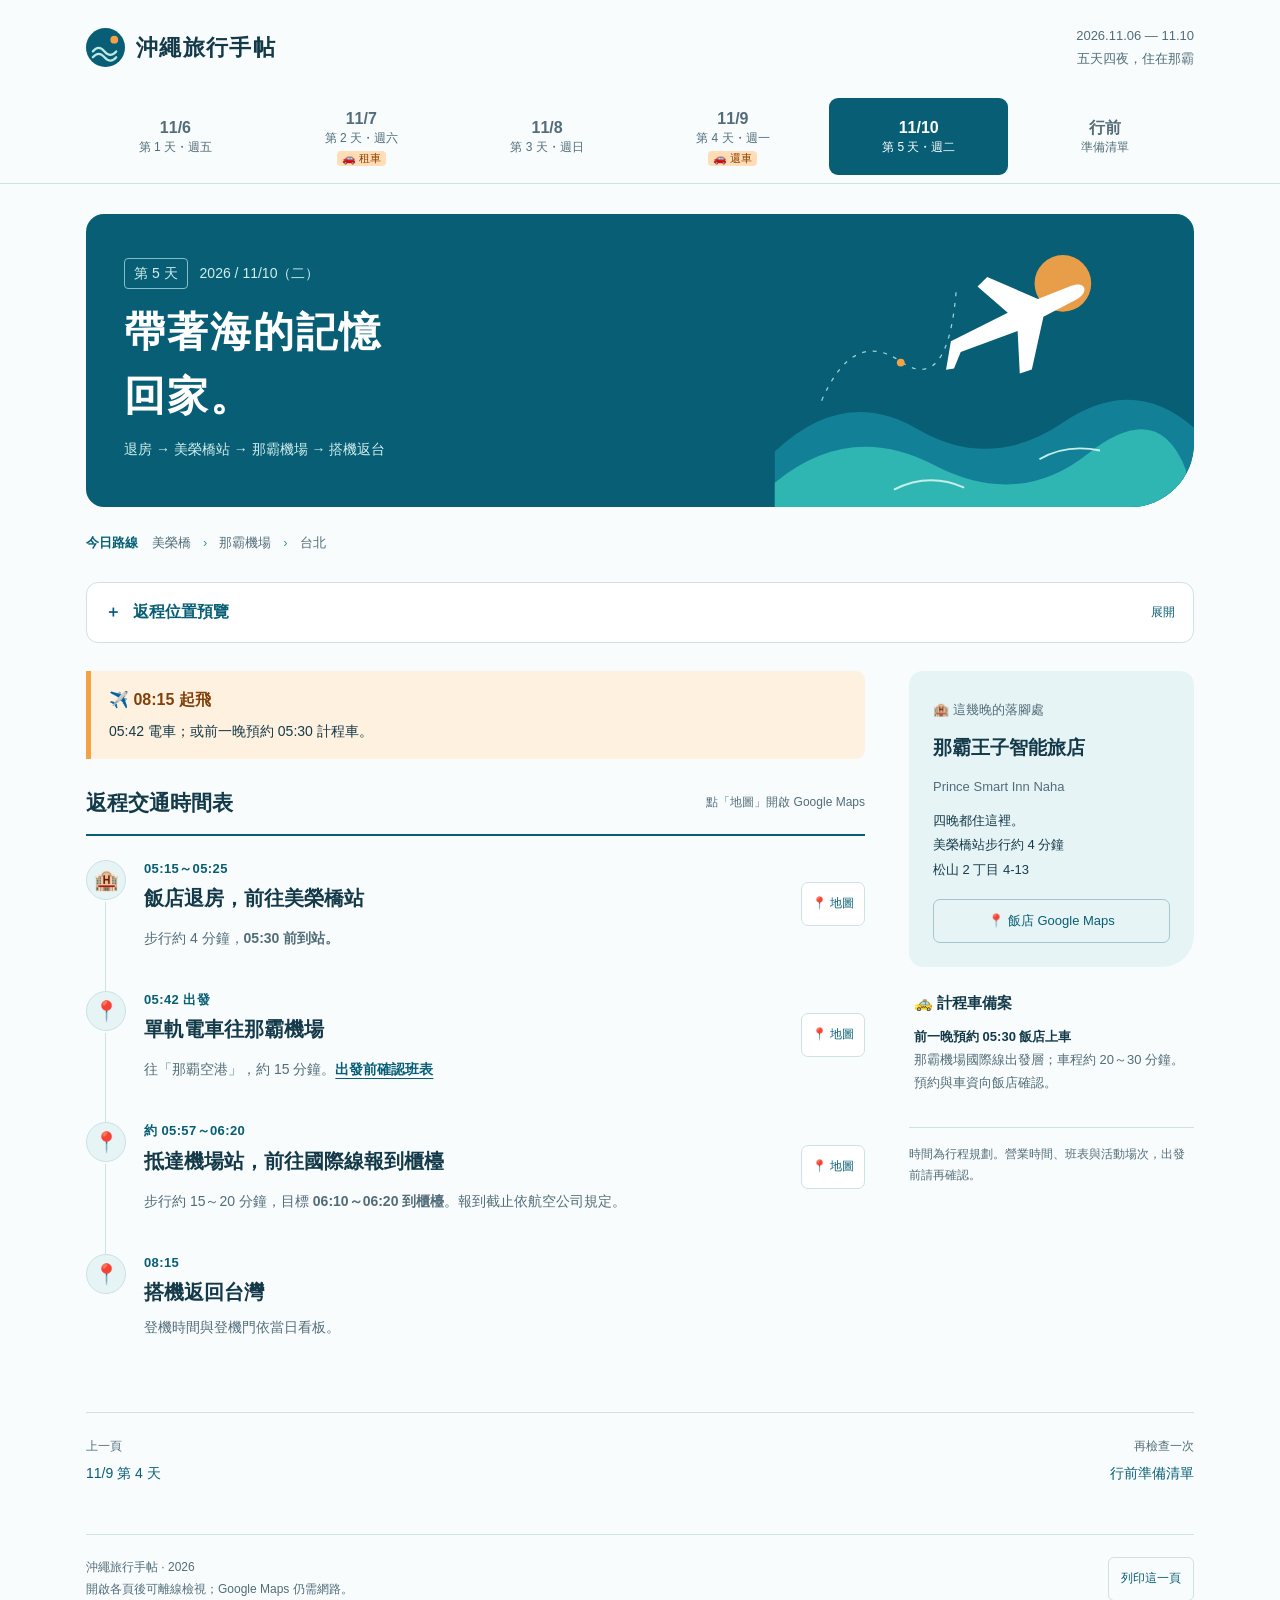
<file: day-5.html>
<!doctype html>
<html lang="zh-TW"><head><meta charset="utf-8"><meta name="viewport" content="width=device-width,initial-scale=1,viewport-fit=cover"><meta name="theme-color" content="#075e75"><meta name="description" content="2026 年 11 月 6 日至 10 日沖繩五天四夜行程，包含 Google Maps、租還車提醒與行前準備清單。"><title>11/10 第 5 天｜沖繩旅行手帖</title><link rel="icon" href="./icon.svg" type="image/svg+xml"><link rel="apple-touch-icon" href="./icon.svg"><link rel="manifest" href="./manifest.webmanifest"><link rel="stylesheet" href="./style.css?v=6"><script defer src="./app.js"></script></head><body><a class="skip" href="#main">跳到主要內容</a><header class="shell masthead"><a class="brand" href="./index.html"><svg viewBox="0 0 40 40" aria-hidden="true"><circle cx="20" cy="20" r="20" fill="#075e75"/><circle cx="29" cy="12" r="4" fill="#f5a146"/><path d="M7 24q6-7 12 0t12 0M7 30q6-7 12 0t12 0" fill="none" stroke="#bde8e4" stroke-width="2.3" stroke-linecap="round"/></svg><strong>沖繩旅行手帖</strong></a><div class="trip-date"><span>2026.11.06 — 11.10</span><span>五天四夜，住在那霸</span></div></header><div class="day-nav-wrap"><nav class="shell day-nav" aria-label="選擇日期或行前準備"><a href="./index.html"><span class="num">11/6</span><small>第 1 天・週五</small></a><a href="./day-2.html"><span class="num">11/7</span><small>第 2 天・週六</small><span class="car-dot">🚗 租車</span></a><a href="./day-3.html"><span class="num">11/8</span><small>第 3 天・週日</small></a><a href="./day-4.html"><span class="num">11/9</span><small>第 4 天・週一</small><span class="car-dot">🚗 還車</span></a><a href="./day-5.html" aria-current="page"><span class="num">11/10</span><small>第 5 天・週二</small></a><a href="./prepare.html"><span class="num">行前</span><small>準備清單</small></a></nav></div><main id="main" class="shell"><section class="hero"><div class="hero-copy"><div class="hero-date"><b>第 5 天</b><span>2026 / 11/10（二）</span></div><h1>帶著海的記憶<br>回家。</h1><p>退房 → 美榮橋站 → 那霸機場 → 搭機返台</p></div><svg class="hero-art" viewBox="0 0 350 300" aria-hidden="true"><circle cx="275" cy="67" r="29" fill="#f5a146" opacity=".95"/><path d="M-20 239Q51 172 126 216T276 209T416 221V330H-20" fill="#128197"/><path d="M-20 271Q57 208 143 253T301 241T401 258V330H-20" fill="#30b6b2"/><path d="M28 187q32-74 81-40t57-76" fill="none" stroke="#9bd3d4" stroke-width="1.3" stroke-dasharray="4 7"/><circle cx="109" cy="148" r="4" fill="#f5a146"/><path d="M155 100l65-4-18-37 13-5 39 41 36 1c16 0 16 13 0 15l-38 3-32 45-13-1 15-41-62-3-13 13-8-2z" fill="#fff" transform="rotate(-23 222 100)"/><path d="M102 278q36-18 72-2m77-29q27-16 62-9" stroke="#c5eee8" fill="none" stroke-width="2"/></svg></section><div class="route" aria-label="今日路線"><span class="route-label">今日路線</span><span>美榮橋</span><i aria-hidden="true">›</i><span>那霸機場</span><i aria-hidden="true">›</i><span>台北</span></div><details class="position-preview"><summary>返程位置預覽<span>展開</span></summary><div class="position-content"><p class="position-caption">上北下南，不按比例；虛線為停靠順序，非實際道路。</p><div class="position-layout"><svg class="position-map" viewBox="0 0 460 410" role="img" aria-label="北朝上的概略方位示意，地點編號對照下方清單"><title>當天地點相對位置</title><rect width="460" height="410" rx="12" fill="#e7f4f5"/><path d="M40 100H420M40 200H420M40 300H420M100 40V370M230 40V370M360 40V370" stroke="#cfe1e5" stroke-dasharray="3 7"/><path d="M425 78V40m-7 10 7-10 7 10" fill="none" stroke="#075e75" stroke-width="2"/><text x="425" y="29" text-anchor="middle" fill="#075e75" font-size="14">北 N</text><text x="325" y="35" text-anchor="middle" class="position-area">那霸市區</text><text x="80" y="375" text-anchor="middle" class="position-area">機場</text><polyline points="280,85 355,140 80,265 125,330" fill="none" stroke="#679ca8" stroke-width="2" stroke-dasharray="6 6"/><a href="https://www.google.com/maps/search/?api=1&amp;query=Prince%20Smart%20Inn%20Naha" target="_blank" rel="noopener noreferrer" aria-label="1 飯店，開啟 Google Maps"><title>1 飯店</title><circle cx="280" cy="85" r="23" fill="#075e75" stroke="white" stroke-width="3"/><text x="280" y="91" text-anchor="middle" fill="white" font-size="18" font-weight="700">1</text></a><a href="https://www.google.com/maps/search/?api=1&amp;query=%E7%BE%8E%E6%A0%84%E6%A9%8B%E9%A7%85" target="_blank" rel="noopener noreferrer" aria-label="2 美榮橋站，開啟 Google Maps"><title>2 美榮橋站</title><circle cx="355" cy="140" r="23" fill="#075e75" stroke="white" stroke-width="3"/><text x="355" y="146" text-anchor="middle" fill="white" font-size="18" font-weight="700">2</text></a><a href="https://www.google.com/maps/search/?api=1&amp;query=%E9%82%A3%E8%A6%87%E7%A9%BA%E6%B8%AF%E9%A7%85" target="_blank" rel="noopener noreferrer" aria-label="3 那霸機場站，開啟 Google Maps"><title>3 那霸機場站</title><circle cx="80" cy="265" r="23" fill="#075e75" stroke="white" stroke-width="3"/><text x="80" y="271" text-anchor="middle" fill="white" font-size="18" font-weight="700">3</text></a><a href="https://www.google.com/maps/search/?api=1&amp;query=%E9%82%A3%E8%A6%87%E7%A9%BA%E6%B8%AF%20%E5%9B%BD%E9%9A%9B%E7%B7%9A%20%E5%87%BA%E7%99%BA" target="_blank" rel="noopener noreferrer" aria-label="4 國際線櫃檯，開啟 Google Maps"><title>4 國際線櫃檯</title><circle cx="125" cy="330" r="23" fill="#075e75" stroke="white" stroke-width="3"/><text x="125" y="336" text-anchor="middle" fill="white" font-size="18" font-weight="700">4</text></a></svg><ol class="position-list"><li><a href="https://www.google.com/maps/search/?api=1&amp;query=Prince%20Smart%20Inn%20Naha" target="_blank" rel="noopener noreferrer"><span aria-hidden="true">1</span>飯店<small>開啟地圖</small></a></li><li><a href="https://www.google.com/maps/search/?api=1&amp;query=%E7%BE%8E%E6%A0%84%E6%A9%8B%E9%A7%85" target="_blank" rel="noopener noreferrer"><span aria-hidden="true">2</span>美榮橋站<small>開啟地圖</small></a></li><li><a href="https://www.google.com/maps/search/?api=1&amp;query=%E9%82%A3%E8%A6%87%E7%A9%BA%E6%B8%AF%E9%A7%85" target="_blank" rel="noopener noreferrer"><span aria-hidden="true">3</span>那霸機場站<small>開啟地圖</small></a></li><li><a href="https://www.google.com/maps/search/?api=1&amp;query=%E9%82%A3%E8%A6%87%E7%A9%BA%E6%B8%AF%20%E5%9B%BD%E9%9A%9B%E7%B7%9A%20%E5%87%BA%E7%99%BA" target="_blank" rel="noopener noreferrer"><span aria-hidden="true">4</span>國際線櫃檯<small>開啟地圖</small></a></li></ol></div><p class="position-footnote">點編號或名稱開啟 Google Maps。</p></div></details><div class="main-grid"><div><div class="notice"><strong>✈️ 08:15 起飛</strong><p>05:42 電車；或前一晚預約 05:30 計程車。</p></div><div class="section-heading"><h2>返程交通時間表</h2><span>點「地圖」開啟 Google Maps</span></div><ol class="timeline"><li class="stop hotel"><span class="stop-icon" aria-hidden="true">🏨</span><div class="stop-time">05:15～05:25</div><div class="stop-title-row"><h3>飯店退房，前往美榮橋站</h3><a class="map-button" href="https://www.google.com/maps/search/?api=1&amp;query=%E7%BE%8E%E6%A0%84%E6%A9%8B%E9%A7%85%20%E6%B2%96%E7%B8%84%E7%9C%8C%E9%82%A3%E8%A6%87%E5%B8%82" target="_blank" rel="noopener noreferrer" aria-label="飯店退房，前往美榮橋站，開啟 Google Maps">📍 地圖</a></div><div class="stop-body"><p>步行約 4 分鐘，<strong>05:30 前到站。</strong></p></div></li><li class="stop place"><span class="stop-icon" aria-hidden="true">📍</span><div class="stop-time">05:42 出發</div><div class="stop-title-row"><h3>單軌電車往那霸機場</h3><a class="map-button" href="https://www.google.com/maps/search/?api=1&amp;query=%E9%82%A3%E8%A6%87%E7%A9%BA%E6%B8%AF%E9%A7%85%20%E3%82%86%E3%81%84%E3%83%AC%E3%83%BC%E3%83%AB" target="_blank" rel="noopener noreferrer" aria-label="單軌電車往那霸機場，開啟 Google Maps">📍 地圖</a></div><div class="stop-body"><p>往「那覇空港」，約 15 分鐘。<a href="https://www.yui-rail.co.jp/routemap/miebashi/" target="_blank" rel="noopener noreferrer">出發前確認班表</a></p></div></li><li class="stop place"><span class="stop-icon" aria-hidden="true">📍</span><div class="stop-time">約 05:57～06:20</div><div class="stop-title-row"><h3>抵達機場站，前往國際線報到櫃檯</h3><a class="map-button" href="https://www.google.com/maps/search/?api=1&amp;query=%E9%82%A3%E8%A6%87%E7%A9%BA%E6%B8%AF%20%E5%9B%BD%E9%9A%9B%E7%B7%9A%20%E5%87%BA%E7%99%BA%20%E6%B2%96%E7%B8%84%E7%9C%8C%E9%82%A3%E8%A6%87%E5%B8%82%E9%8F%A1%E6%B0%B4150" target="_blank" rel="noopener noreferrer" aria-label="抵達機場站，前往國際線報到櫃檯，開啟 Google Maps">📍 地圖</a></div><div class="stop-body"><p>步行約 15～20 分鐘，目標 <strong>06:10～06:20 到櫃檯</strong>。報到截止依航空公司規定。</p></div></li><li class="stop place"><span class="stop-icon" aria-hidden="true">📍</span><div class="stop-time">08:15</div><div class="stop-title-row"><h3>搭機返回台灣</h3></div><div class="stop-body"><p>登機時間與登機門依當日看板。</p></div></li></ol></div><aside class="aside" aria-label="飯店與機場交通資訊"><section class="stay-panel"><span class="mini">🏨 這幾晚的落腳處</span><h2>那霸王子智能旅店</h2><span class="mini" lang="en">Prince Smart Inn Naha</span><p>四晚都住這裡。<br>美榮橋站步行約 4 分鐘<br>松山 2 丁目 4-13</p><a class="map-button" target="_blank" rel="noopener noreferrer" href="https://www.google.com/maps/search/?api=1&amp;query=Prince%20Smart%20Inn%20Naha%20%E6%B2%96%E7%B8%84%E7%9C%8C%E9%82%A3%E8%A6%87%E5%B8%82%E6%9D%BE%E5%B1%B12%E4%B8%81%E7%9B%AE4-13">📍 飯店 Google Maps</a></section><section class="transport"><h2>🚕 計程車備案</h2><p><strong>前一晚預約 05:30 飯店上車</strong><br>那霸機場國際線出發層；車程約 20～30 分鐘。</p><p>預約與車資向飯店確認。</p></section><p class="hint">時間為行程規劃。營業時間、班表與活動場次，出發前請再確認。</p></aside></div><nav class="pagination" aria-label="前後頁面"><a href="./day-4.html"><small>上一頁</small>11/9 第 4 天</a><a href="./prepare.html"><small>再檢查一次</small>行前準備清單</a></nav><footer class="footer"><span>沖繩旅行手帖 · 2026<br>開啟各頁後可離線檢視；Google Maps 仍需網路。</span><button class="print-button" data-print hidden>列印這一頁</button></footer></main></body></html>
</file>
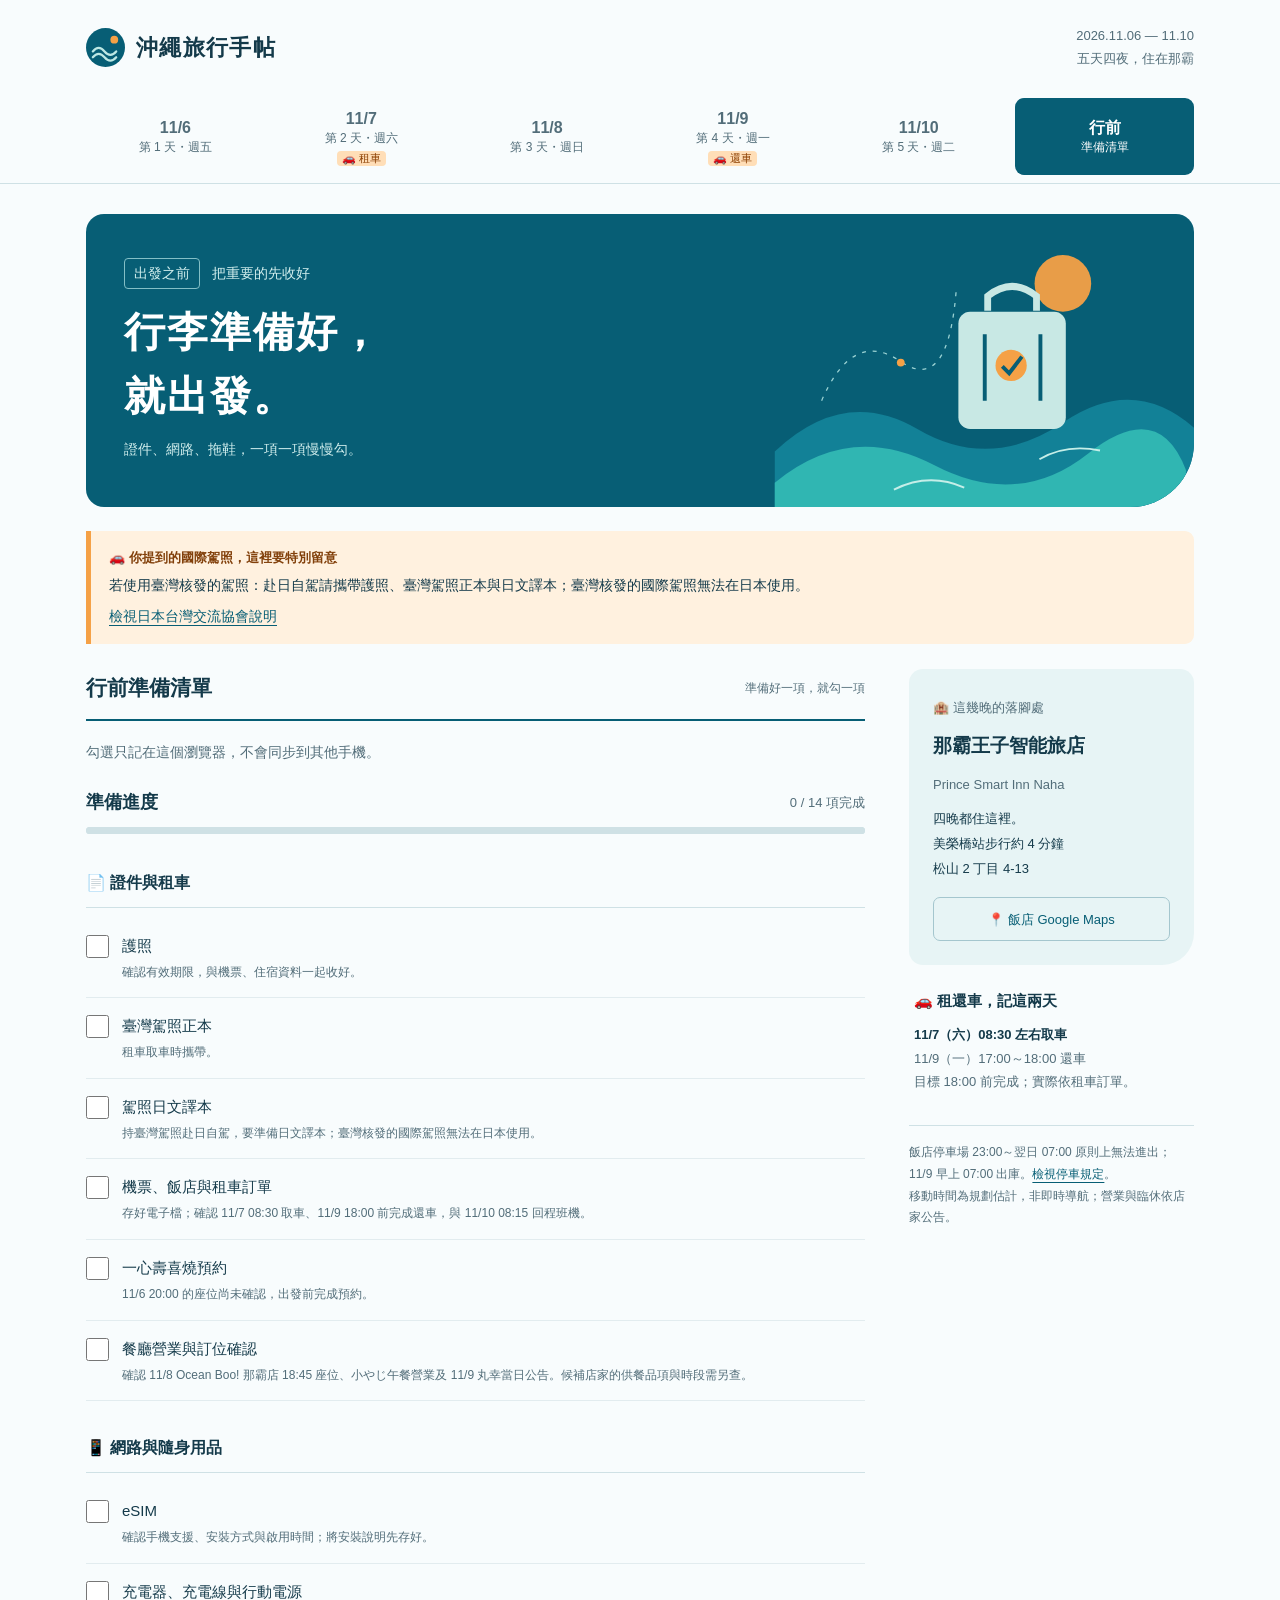
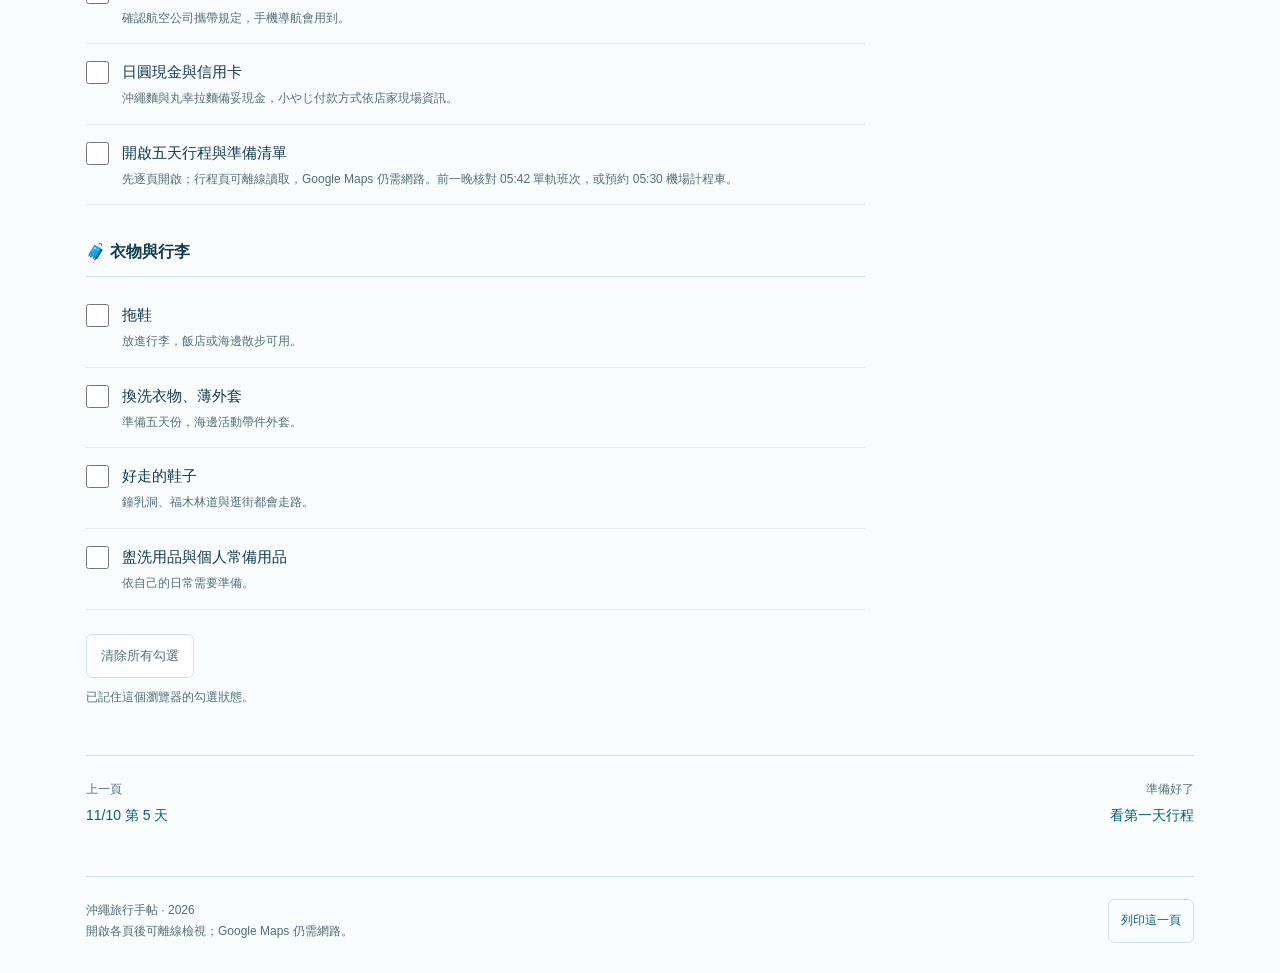
<file: prepare.html>
<!doctype html>
<html lang="zh-TW"><head><meta charset="utf-8"><meta name="viewport" content="width=device-width,initial-scale=1,viewport-fit=cover"><meta name="theme-color" content="#075e75"><meta name="description" content="2026 年 11 月 6 日至 10 日沖繩五天四夜行程，包含 Google Maps、租還車提醒與行前準備清單。"><title>行前準備｜沖繩旅行手帖</title><link rel="icon" href="./icon.svg" type="image/svg+xml"><link rel="apple-touch-icon" href="./icon.svg"><link rel="manifest" href="./manifest.webmanifest"><link rel="stylesheet" href="./style.css?v=6"><script defer src="./app.js"></script></head><body><a class="skip" href="#main">跳到主要內容</a><header class="shell masthead"><a class="brand" href="./index.html"><svg viewBox="0 0 40 40" aria-hidden="true"><circle cx="20" cy="20" r="20" fill="#075e75"/><circle cx="29" cy="12" r="4" fill="#f5a146"/><path d="M7 24q6-7 12 0t12 0M7 30q6-7 12 0t12 0" fill="none" stroke="#bde8e4" stroke-width="2.3" stroke-linecap="round"/></svg><strong>沖繩旅行手帖</strong></a><div class="trip-date"><span>2026.11.06 — 11.10</span><span>五天四夜，住在那霸</span></div></header><div class="day-nav-wrap"><nav class="shell day-nav" aria-label="選擇日期或行前準備"><a href="./index.html"><span class="num">11/6</span><small>第 1 天・週五</small></a><a href="./day-2.html"><span class="num">11/7</span><small>第 2 天・週六</small><span class="car-dot">🚗 租車</span></a><a href="./day-3.html"><span class="num">11/8</span><small>第 3 天・週日</small></a><a href="./day-4.html"><span class="num">11/9</span><small>第 4 天・週一</small><span class="car-dot">🚗 還車</span></a><a href="./day-5.html"><span class="num">11/10</span><small>第 5 天・週二</small></a><a href="./prepare.html" aria-current="page"><span class="num">行前</span><small>準備清單</small></a></nav></div><main id="main" class="shell"><section class="hero"><div class="hero-copy"><div class="hero-date"><b>出發之前</b><span>把重要的先收好</span></div><h1>行李準備好，<br>就出發。</h1><p>證件、網路、拖鞋，一項一項慢慢勾。</p></div><svg class="hero-art" viewBox="0 0 350 300" aria-hidden="true"><circle cx="275" cy="67" r="29" fill="#f5a146" opacity=".95"/><path d="M-20 239Q51 172 126 216T276 209T416 221V330H-20" fill="#128197"/><path d="M-20 271Q57 208 143 253T301 241T401 258V330H-20" fill="#30b6b2"/><path d="M28 187q32-74 81-40t57-76" fill="none" stroke="#9bd3d4" stroke-width="1.3" stroke-dasharray="4 7"/><circle cx="109" cy="148" r="4" fill="#f5a146"/><rect x="168" y="96" width="110" height="120" rx="12" fill="#c8e8e4"/><path d="M198 95V80q25-20 50 0v15" stroke="#c8e8e4" stroke-width="7" fill="none"/><path d="M195 119v68m57-68v68" stroke="#075e75" stroke-width="4"/><circle cx="222" cy="151" r="16" fill="#f5a146"/><path d="M213 152l7 7 13-17" fill="none" stroke="#075e75" stroke-width="4"/><path d="M102 278q36-18 72-2m77-29q27-16 62-9" stroke="#c5eee8" fill="none" stroke-width="2"/></svg></section><div class="notice license-note"><strong>🚗 你提到的國際駕照，這裡要特別留意</strong><p>若使用臺灣核發的駕照：赴日自駕請攜帶護照、臺灣駕照正本與日文譯本；臺灣核發的國際駕照無法在日本使用。<br><a href="https://www.koryu.or.jp/tw/faq/tabid1185.html" target="_blank" rel="noopener noreferrer">檢視日本台灣交流協會說明</a></p></div><div class="main-grid"><div><div class="section-heading"><h2>行前準備清單</h2><span>準備好一項，就勾一項</span></div><p class="check-intro">勾選只記在這個瀏覽器，不會同步到其他手機。</p><noscript><p class="no-js-note">目前未啟用 JavaScript，仍可勾選，但重新整理後不會保留。</p></noscript><div class="progress-row"><strong>準備進度</strong><span data-counter aria-live="polite">0 / 14 項完成</span></div><progress max="14" value="0" aria-label="行前準備進度"></progress><section class="check-group"><h3>📄 證件與租車</h3><label class="check-row"><input type="checkbox" data-pack="passport"><span><strong>護照</strong><small>確認有效期限，與機票、住宿資料一起收好。</small></span></label><label class="check-row"><input type="checkbox" data-pack="license"><span><strong>臺灣駕照正本</strong><small>租車取車時攜帶。</small></span></label><label class="check-row"><input type="checkbox" data-pack="translation"><span><strong>駕照日文譯本</strong><small>持臺灣駕照赴日自駕，要準備日文譯本；臺灣核發的國際駕照無法在日本使用。</small></span></label><label class="check-row"><input type="checkbox" data-pack="booking"><span><strong>機票、飯店與租車訂單</strong><small>存好電子檔；確認 11/7 08:30 取車、11/9 18:00 前完成還車，與 11/10 08:15 回程班機。</small></span></label><label class="check-row"><input type="checkbox" data-pack="dinner"><span><strong>一心壽喜燒預約</strong><small>11/6 20:00 的座位尚未確認，出發前完成預約。</small></span></label><label class="check-row"><input type="checkbox" data-pack="ocean-dinner"><span><strong>餐廳營業與訂位確認</strong><small>確認 11/8 Ocean Boo! 那霸店 18:45 座位、小やじ午餐營業及 11/9 丸幸當日公告。候補店家的供餐品項與時段需另查。</small></span></label></section><section class="check-group"><h3>📱 網路與隨身用品</h3><label class="check-row"><input type="checkbox" data-pack="esim"><span><strong>eSIM</strong><small>確認手機支援、安裝方式與啟用時間；將安裝說明先存好。</small></span></label><label class="check-row"><input type="checkbox" data-pack="charger"><span><strong>充電器、充電線與行動電源</strong><small>確認航空公司攜帶規定，手機導航會用到。</small></span></label><label class="check-row"><input type="checkbox" data-pack="cash"><span><strong>日圓現金與信用卡</strong><small>沖繩麵與丸幸拉麵備妥現金，小やじ付款方式依店家現場資訊。</small></span></label><label class="check-row"><input type="checkbox" data-pack="offline"><span><strong>開啟五天行程與準備清單</strong><small>先逐頁開啟；行程頁可離線讀取，Google Maps 仍需網路。前一晚核對 05:42 單軌班次，或預約 05:30 機場計程車。</small></span></label></section><section class="check-group"><h3>🧳 衣物與行李</h3><label class="check-row"><input type="checkbox" data-pack="slippers"><span><strong>拖鞋</strong><small>放進行李，飯店或海邊散步可用。</small></span></label><label class="check-row"><input type="checkbox" data-pack="clothes"><span><strong>換洗衣物、薄外套</strong><small>準備五天份，海邊活動帶件外套。</small></span></label><label class="check-row"><input type="checkbox" data-pack="walk"><span><strong>好走的鞋子</strong><small>鐘乳洞、福木林道與逛街都會走路。</small></span></label><label class="check-row"><input type="checkbox" data-pack="daily"><span><strong>盥洗用品與個人常備用品</strong><small>依自己的日常需要準備。</small></span></label></section><button class="reset" data-reset hidden>清除所有勾選</button><p class="saved-status" data-save-status role="status"></p></div><aside class="aside" aria-label="住宿與租車資訊"><section class="stay-panel"><span class="mini">🏨 這幾晚的落腳處</span><h2>那霸王子智能旅店</h2><span class="mini" lang="en">Prince Smart Inn Naha</span><p>四晚都住這裡。<br>美榮橋站步行約 4 分鐘<br>松山 2 丁目 4-13</p><a class="map-button" target="_blank" rel="noopener noreferrer" href="https://www.google.com/maps/search/?api=1&amp;query=Prince%20Smart%20Inn%20Naha%20%E6%B2%96%E7%B8%84%E7%9C%8C%E9%82%A3%E8%A6%87%E5%B8%82%E6%9D%BE%E5%B1%B12%E4%B8%81%E7%9B%AE4-13">📍 飯店 Google Maps</a></section><section class="transport"><h2>🚗 租還車，記這兩天</h2><p><strong>11/7（六）08:30 左右取車</strong><br>11/9（一）17:00～18:00 還車<br>目標 18:00 前完成；實際依租車訂單。</p></section><p class="hint">飯店停車場 23:00～翌日 07:00 原則上無法進出；11/9 早上 07:00 出庫。<a href="https://www.princehotels.co.jp/psi/naha/faq/" target="_blank" rel="noopener noreferrer">檢視停車規定</a>。<br>移動時間為規劃估計，非即時導航；營業與臨休依店家公告。</p></aside></div><nav class="pagination" aria-label="前後頁面"><a href="./day-5.html"><small>上一頁</small>11/10 第 5 天</a><a href="./index.html"><small>準備好了</small>看第一天行程</a></nav><footer class="footer"><span>沖繩旅行手帖 · 2026<br>開啟各頁後可離線檢視；Google Maps 仍需網路。</span><button class="print-button" data-print hidden>列印這一頁</button></footer></main></body></html>
</file>
<file: style.css>
@charset "UTF-8";
.sr-only{position:absolute;width:1px;height:1px;padding:0;margin:-1px;overflow:hidden;clip:rect(0,0,0,0);white-space:nowrap;border:0}
:root{--ocean:#075e75;--ink:#143a4a;--muted:#526d79;--paper:#f8fcfd;--reef:#e7f4f5;--lagoon:#30b6b2;--sun:#f5a146;--line:#cfe1e5;--serif:"Noto Serif TC","Songti TC","PMingLiU",serif;--sans:"Noto Sans TC","PingFang TC","Microsoft JhengHei",sans-serif}
*{box-sizing:border-box}html{scroll-behavior:smooth;scroll-padding-top:130px}body{margin:0;background:var(--paper);color:var(--ink);font:16px/1.8 var(--sans);-webkit-text-size-adjust:100%}a{color:var(--ocean);text-underline-offset:4px}button,input{font:inherit}button,a,input{touch-action:manipulation}a,button{ -webkit-tap-highlight-color:transparent}a:focus-visible,button:focus-visible,input:focus-visible,summary:focus-visible{outline:3px solid #bd620a;outline-offset:5px}button{cursor:pointer}.skip{position:absolute;top:-90px;left:15px;z-index:20;background:white;padding:10px}.skip:focus{top:10px}.shell{max-width:1180px;margin:auto;padding:0 36px}.masthead{display:flex;align-items:center;justify-content:space-between;padding-top:24px;padding-bottom:23px;gap:16px}.brand{display:flex;align-items:center;gap:11px;text-decoration:none;color:var(--ink)}.brand svg{width:39px;height:39px}.brand strong{font-size:22px;letter-spacing:.06em}.trip-date{font-size:13px;color:var(--muted)}.trip-date span{display:block;text-align:right}.day-nav-wrap{position:sticky;top:0;background:var(--paper);z-index:8;border-bottom:1px solid var(--line)}.day-nav{display:grid;grid-template-columns:repeat(6,1fr);padding-top:4px;padding-bottom:8px;gap:7px}.day-nav a{border-radius:9px;text-decoration:none;display:flex;align-items:center;justify-content:center;flex-direction:column;min-height:67px;color:var(--muted);line-height:1.45;border:1px solid transparent;padding:8px 5px;white-space:nowrap}.day-nav .num{font-weight:700;font-size:16px}.day-nav small{font-size:12px}.day-nav a[aria-current]{background:var(--ocean);color:#fff}.day-nav a:hover{border-color:var(--ocean)}.day-nav .car-dot{font-size:11px;line-height:1.3;color:#8b3e00;background:#ffdeb7;border-radius:4px;padding:0 5px;margin-top:4px}.day-nav a[aria-current] .car-dot{background:#ffe1bd}.hero{margin:30px 0 24px;position:relative;min-height:276px;border-radius:18px 18px 64px 18px;overflow:hidden;background:var(--ocean);color:#fff;display:flex;align-items:center}.hero-copy{position:relative;z-index:2;padding:33px 38px;max-width:66%}.hero-date{display:flex;align-items:center;gap:12px;font-size:14px;color:#d1eeed}.hero-date b{padding:2px 9px;border:1px solid #83bfc6;border-radius:4px;font-weight:500}.hero h1{font-family:var(--serif);font-size:36px;line-height:1.55;letter-spacing:.05em;margin:12px 0 9px;font-weight:700}.hero p{color:#d1eeed;margin:0;font-size:14px}.hero-art{position:absolute;right:-9px;bottom:-4px;width:43%;height:100%;opacity:1}.return-tag{display:block;font-family:var(--sans);font-size:17px;letter-spacing:0;color:#ffe0b8;margin-top:6px}.route{display:flex;flex-wrap:wrap;gap:5px 12px;align-items:center;color:var(--muted);font-size:13px;margin:8px 0 28px}.route .route-label{font-weight:bold;color:var(--ocean);margin-right:2px}.route i{font-style:normal;color:#408c9b}.main-grid{display:grid;grid-template-columns:minmax(0,1fr) 285px;gap:44px;align-items:start}.section-heading{display:flex;align-items:center;justify-content:space-between;gap:14px;border-bottom:2px solid var(--ocean);padding:0 0 12px;margin-bottom:24px}.section-heading h2{font-size:21px;margin:0}.section-heading span{font-size:12px;color:var(--muted)}.notice{border-left:5px solid var(--sun);background:#fff1df;padding:15px 18px;border-radius:0 9px 9px 0;margin-bottom:25px}.notice strong{display:block;color:#82400b;margin-bottom:4px}.notice p{margin:0;font-size:14px}.timeline{margin:0;padding:0;list-style:none}.stop{position:relative;padding:0 0 30px 58px}.stop:not(:last-child):before{content:"";position:absolute;left:19px;top:42px;bottom:0;width:1px;background:var(--line)}.stop-icon{position:absolute;left:0;top:0;display:flex;align-items:center;justify-content:center;width:40px;height:40px;background:var(--reef);border:1px solid #cae1e5;border-radius:50%;font-size:20px}.stop.meal .stop-icon{background:#fff1df;border-color:#f3d8b5}.stop.car .stop-icon{background:#ffdfb9;border-color:#e6ba81}.stop-time{font-weight:700;letter-spacing:.03em;font-size:13px;color:var(--ocean);font-variant-numeric:tabular-nums;line-height:1.4;margin-bottom:4px}.stop-title-row{display:flex;gap:12px;align-items:flex-start;justify-content:space-between}.stop h3{font-size:20px;line-height:1.6;margin:0 0 7px;overflow-wrap:anywhere}.stop-body{font-size:14px;color:var(--muted);overflow-wrap:anywhere}.stop-body p{margin:0 0 10px}.stop-body p:empty{display:none}.stop-body ul{padding-left:19px;margin:8px 0 0}.stop-body li{padding:4px 0}.stop-body a{font-weight:600}.map-button{flex-shrink:0;display:inline-flex;align-items:center;justify-content:center;min-height:44px;min-width:56px;font-size:12px;white-space:nowrap;padding:7px 10px;border-radius:7px;border:1px solid var(--line);text-decoration:none;background:#fff;gap:3px}.map-button:hover{background:var(--reef)}.aside{position:sticky;top:110px}.stay-panel{border-radius:14px 14px 32px 14px;background:var(--reef);padding:24px;margin-bottom:22px}.stay-panel .mini{font-size:13px;color:var(--muted)}.stay-panel h2{font-size:19px;margin:7px 0}.stay-panel p{font-size:13px;line-height:1.9;margin:8px 0 16px}.stay-panel .map-button{border-color:#a4c6ce;background:transparent;min-width:100%;font-size:13px}.transport{padding:0 5px 20px}.transport h2{font-size:15px;margin:0 0 9px}.transport p{margin:0;font-size:13px;color:var(--muted)}.transport strong{color:var(--ink)}.hint{border-top:1px solid var(--line);padding-top:16px;font-size:12px;color:var(--muted)}.day-note{padding:17px 20px;background:var(--reef);border-radius:8px;font-size:14px;margin-bottom:28px}.day-note p{margin:0}.candidates{border-top:1px solid var(--line);padding:14px 0;margin-top:15px;font-size:13px}.candidates summary{cursor:pointer;min-height:44px;display:flex;align-items:center;font-weight:bold;color:var(--ocean)}.candidates summary:before{content:"＋";margin-right:8px}.candidates[open] summary:before{content:"−"}.candidates p{color:var(--muted);margin:4px 0 12px}.pagination{display:flex;justify-content:space-between;align-items:center;gap:15px;margin:32px 0 0;padding:23px 0;border-top:1px solid var(--line)}.pagination a{display:flex;flex-direction:column;gap:3px;text-decoration:none;font-size:14px}.pagination a:last-child{text-align:right;margin-left:auto}.pagination small{font-size:12px;color:var(--muted)}.footer{display:flex;align-items:center;justify-content:space-between;border-top:1px solid var(--line);padding:22px 0 30px;margin-top:25px;gap:20px;font-size:12px;color:var(--muted)}.footer a{text-decoration:none}.print-button{background:transparent;border:1px solid var(--line);border-radius:6px;min-height:44px;padding:6px 12px;color:var(--ocean)}.check-intro{font-size:14px;color:var(--muted);margin:-5px 0 21px}.progress-row{display:flex;align-items:center;justify-content:space-between;margin-bottom:8px;gap:15px}.progress-row strong{font-size:18px}.progress-row span{font-size:13px;color:var(--muted)}progress{appearance:none;display:block;width:100%;height:7px;border:0;border-radius:4px;background:var(--line);margin:0 0 26px}progress::-webkit-progress-bar{background:var(--line);border-radius:4px}progress::-webkit-progress-value{background:var(--lagoon);border-radius:4px}progress::-moz-progress-bar{background:var(--lagoon);border-radius:4px}.check-group{margin:0 0 24px}.check-group h3{font-size:16px;margin:0 0 10px;padding:9px 0;border-bottom:1px solid var(--line)}.check-row{display:flex;gap:13px;padding:14px 0;cursor:pointer;align-items:flex-start;border-bottom:1px solid #e2ecef}.check-row input{width:23px;height:23px;accent-color:var(--ocean);flex-shrink:0;margin:3px 0 0}.check-row strong{font-size:15px;font-weight:500;display:block}.check-row small{font-size:12px;color:var(--muted);display:block;margin-top:3px;line-height:1.8}.check-row:has(input:checked) strong{text-decoration:line-through;color:var(--muted)}.check-row:has(input:checked){opacity:.67}.reset{min-height:44px;padding:8px 14px;border:1px solid var(--line);background:white;color:var(--muted);border-radius:6px;font-size:13px}.saved-status{font-size:12px;color:var(--muted);min-height:24px;margin-top:9px}.license-note{font-size:13px}.license-note a{display:inline-block;margin-top:6px}.legend{display:flex;flex-wrap:wrap;gap:15px;color:var(--muted);font-size:12px;padding-bottom:16px}.no-js-note{background:#fff1df;color:var(--ink);padding:10px;font-size:13px}
@media(min-width:1000px){.hero h1{font-size:41px}.hero{min-height:293px}}
@media(max-width:760px){.shell{padding-left:20px;padding-right:20px}.masthead{padding-top:18px;padding-bottom:17px}.brand strong{font-size:20px}.brand svg{width:31px;height:31px}.trip-date{font-size:11px}.day-nav{gap:3px;padding-top:3px;padding-bottom:6px}.day-nav a{min-height:64px;padding:7px 1px;border-radius:7px}.day-nav .num{font-size:14px}.day-nav small{font-size:10px}.day-nav .car-dot{font-size:9px;padding:1px 3px}.main-grid{grid-template-columns:minmax(0,1fr);gap:18px}.hero{margin-top:20px;min-height:277px;border-radius:13px 13px 46px 13px;align-items:flex-start}.hero-copy{padding:24px;max-width:100%}.hero h1{font-size:29px;max-width:340px;text-shadow:0 1px 7px #075e75}.hero p{font-size:12px;max-width:75%}.hero-date{font-size:12px;gap:8px}.hero-art{height:70%;width:49%;right:-22px;bottom:-8px;opacity:.8}.return-tag{font-size:15px}.route{font-size:12px;gap:3px 8px;margin-bottom:24px}.section-heading{margin-bottom:20px}.section-heading h2{font-size:19px}.stop{padding-left:50px;padding-bottom:27px}.stop h3{font-size:18px}.stop-title-row{gap:9px}.stop-icon{width:35px;height:35px;font-size:18px}.stop:not(:last-child):before{left:17px;top:37px}.map-button{padding:7px 8px;min-width:51px}.stop-body{font-size:14px;line-height:1.9}.aside{position:static;display:grid;grid-template-columns:minmax(0,1fr) minmax(0,1fr);gap:18px}.stay-panel{padding:20px;margin-bottom:0;grid-row:span 2}.transport{padding:4px 0}.hint{margin:0}.footer{font-size:11px;align-items:flex-start}.footer span{max-width:70%}.notice{padding:13px 15px}.notice p{font-size:13px}}
@media(max-width:420px){.shell{padding-left:16px;padding-right:16px}.hero-copy{padding:23px 20px}.hero h1{font-size:27px}.hero-art{width:51%;height:64%}.aside{grid-template-columns:1fr}.stay-panel{grid-row:auto}.transport{padding:3px 2px}.hint{padding-top:13px}.day-nav .num{font-size:13px}.day-nav small{font-size:9px}.section-heading span{font-size:11px}}
@media(max-width:760px){.brand strong{font-size:18px;white-space:nowrap}.masthead{gap:10px}.trip-date{font-size:10px;flex-shrink:0}.trip-date span{white-space:nowrap}.day-nav{grid-template-columns:repeat(6,minmax(0,1fr))}.day-nav a{min-width:0}.day-nav small{font-size:9px}}
@media(max-width:360px){.brand{gap:7px}.brand strong{font-size:16px;letter-spacing:0}.brand svg{width:27px;height:27px}.trip-date{font-size:9px}.day-nav small{font-size:8px}.day-nav .num{font-size:12px}}
@media(prefers-reduced-motion:reduce){html{scroll-behavior:auto}}
@media print{body{background:#fff;color:#000}.day-nav-wrap,.hero-art,.pagination,.print-button,.reset{display:none}.hero{background:none;color:var(--ink);min-height:0;margin:12px 0}.hero-copy{max-width:100%;padding:0}.hero-date,.hero p,.return-tag{color:var(--ink)}.hero h1{font-size:25px;text-shadow:none}.main-grid{display:block}.aside{position:static;display:block}.stop{break-inside:avoid}.stay-panel{background:#fff;border:1px solid #ccc}.footer{margin-top:10px}.map-button{border:0;min-height:0}.stop-icon{background:#fff!important}.shell{padding:0 20px;max-width:900px}.hero h1{max-width:100%}}

.position-preview{margin:0 0 28px;border:1px solid var(--line);border-radius:12px;background:#fff;overflow:hidden}.position-preview>summary{cursor:pointer;display:flex;align-items:center;justify-content:flex-start;gap:12px;padding:15px 18px;min-height:56px;color:var(--ocean);font-weight:700;list-style:none}.position-preview>summary::-webkit-details-marker{display:none}.position-preview>summary:before{content:"＋"}.position-preview[open]>summary:before{content:"−"}.position-preview>summary>span{font-size:12px;font-weight:400;margin-left:auto}.position-preview[open]>summary>span{display:none}.position-content{padding:0 18px 16px}.position-caption,.position-footnote{font-size:12px;color:var(--muted);margin:0 0 12px}.position-footnote{margin:12px 0 0}.position-layout{display:grid;grid-template-columns:minmax(0,1.2fr) minmax(0,1fr);gap:24px;align-items:center}.position-map{width:100%;height:auto;display:block}.position-area{font-size:14px;fill:#526d79;letter-spacing:2px}.position-map a:focus-visible{outline:none}.position-map a:focus-visible circle,.position-map a:hover circle{fill:#a34e08;stroke:#143a4a}.position-list{list-style:none;margin:0;padding:0;display:grid;gap:3px}.position-list a{display:flex;align-items:center;gap:10px;min-height:44px;padding:5px 0;text-decoration:none;font-size:14px}.position-list a>span{display:flex;align-items:center;justify-content:center;flex-shrink:0;width:27px;height:27px;background:var(--ocean);color:white;border-radius:50%;font-size:12px}.position-list small{font-size:10px;color:var(--muted);margin-left:auto;white-space:nowrap}.position-list a:hover{text-decoration:underline}@media(max-width:760px){.position-layout{grid-template-columns:1fr;gap:12px}.position-content{padding:0 14px 14px}.position-preview>summary{padding:13px 14px;font-size:14px}.position-preview>summary>span{font-size:11px}.position-map{max-width:460px;margin:auto}}@media print{.position-preview{display:none}}
</file>
